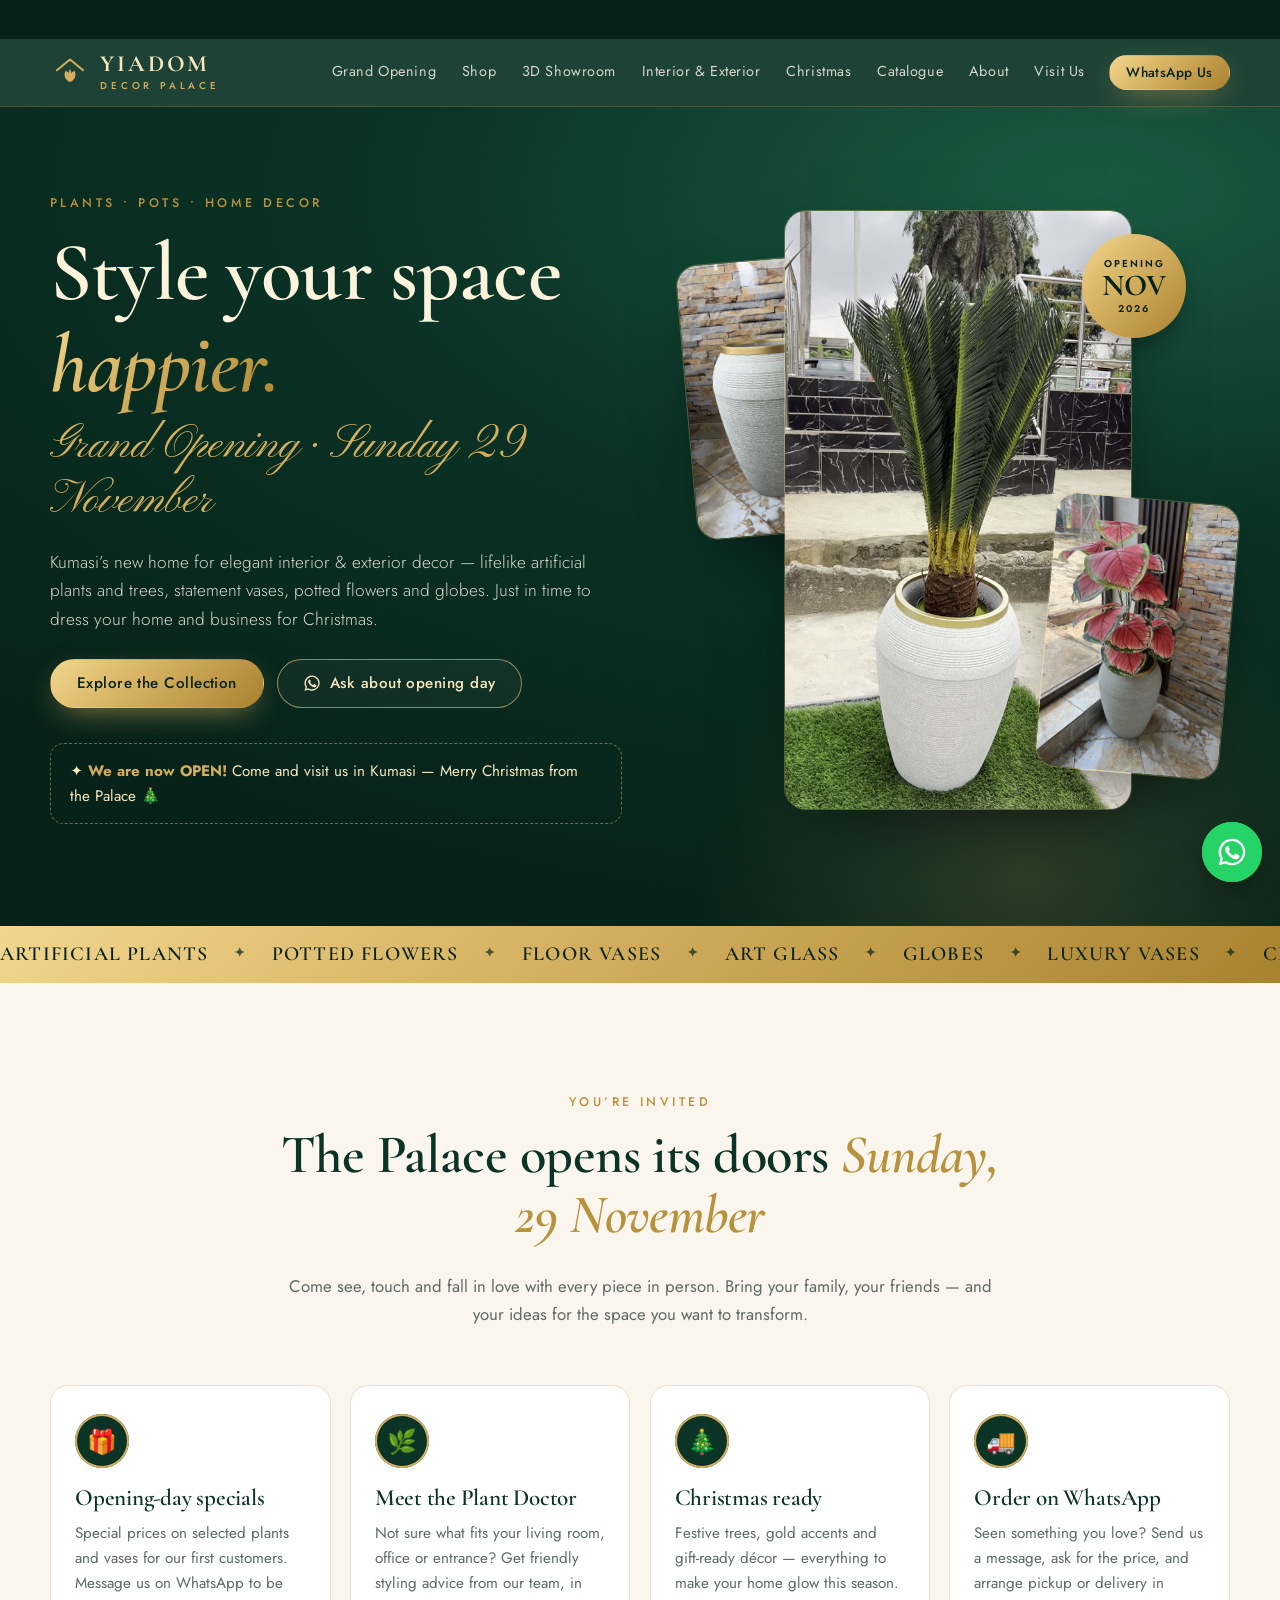
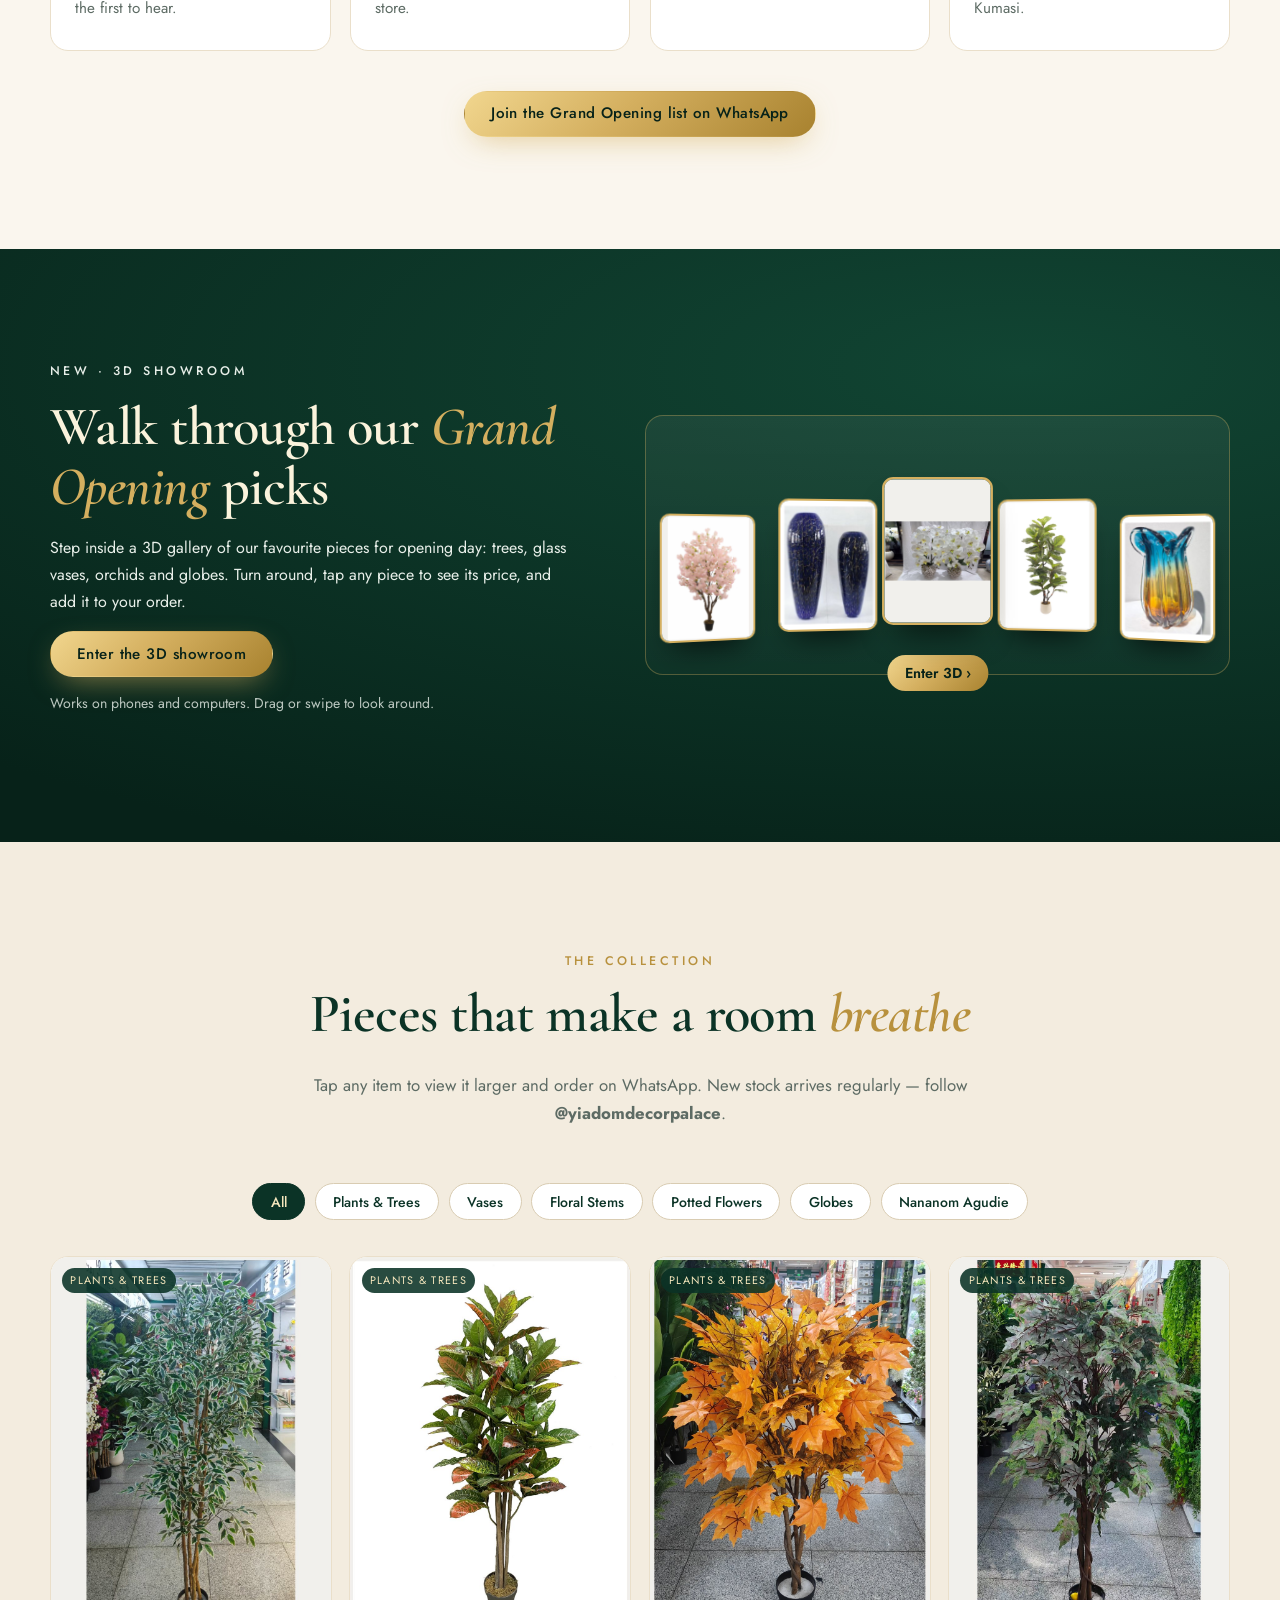
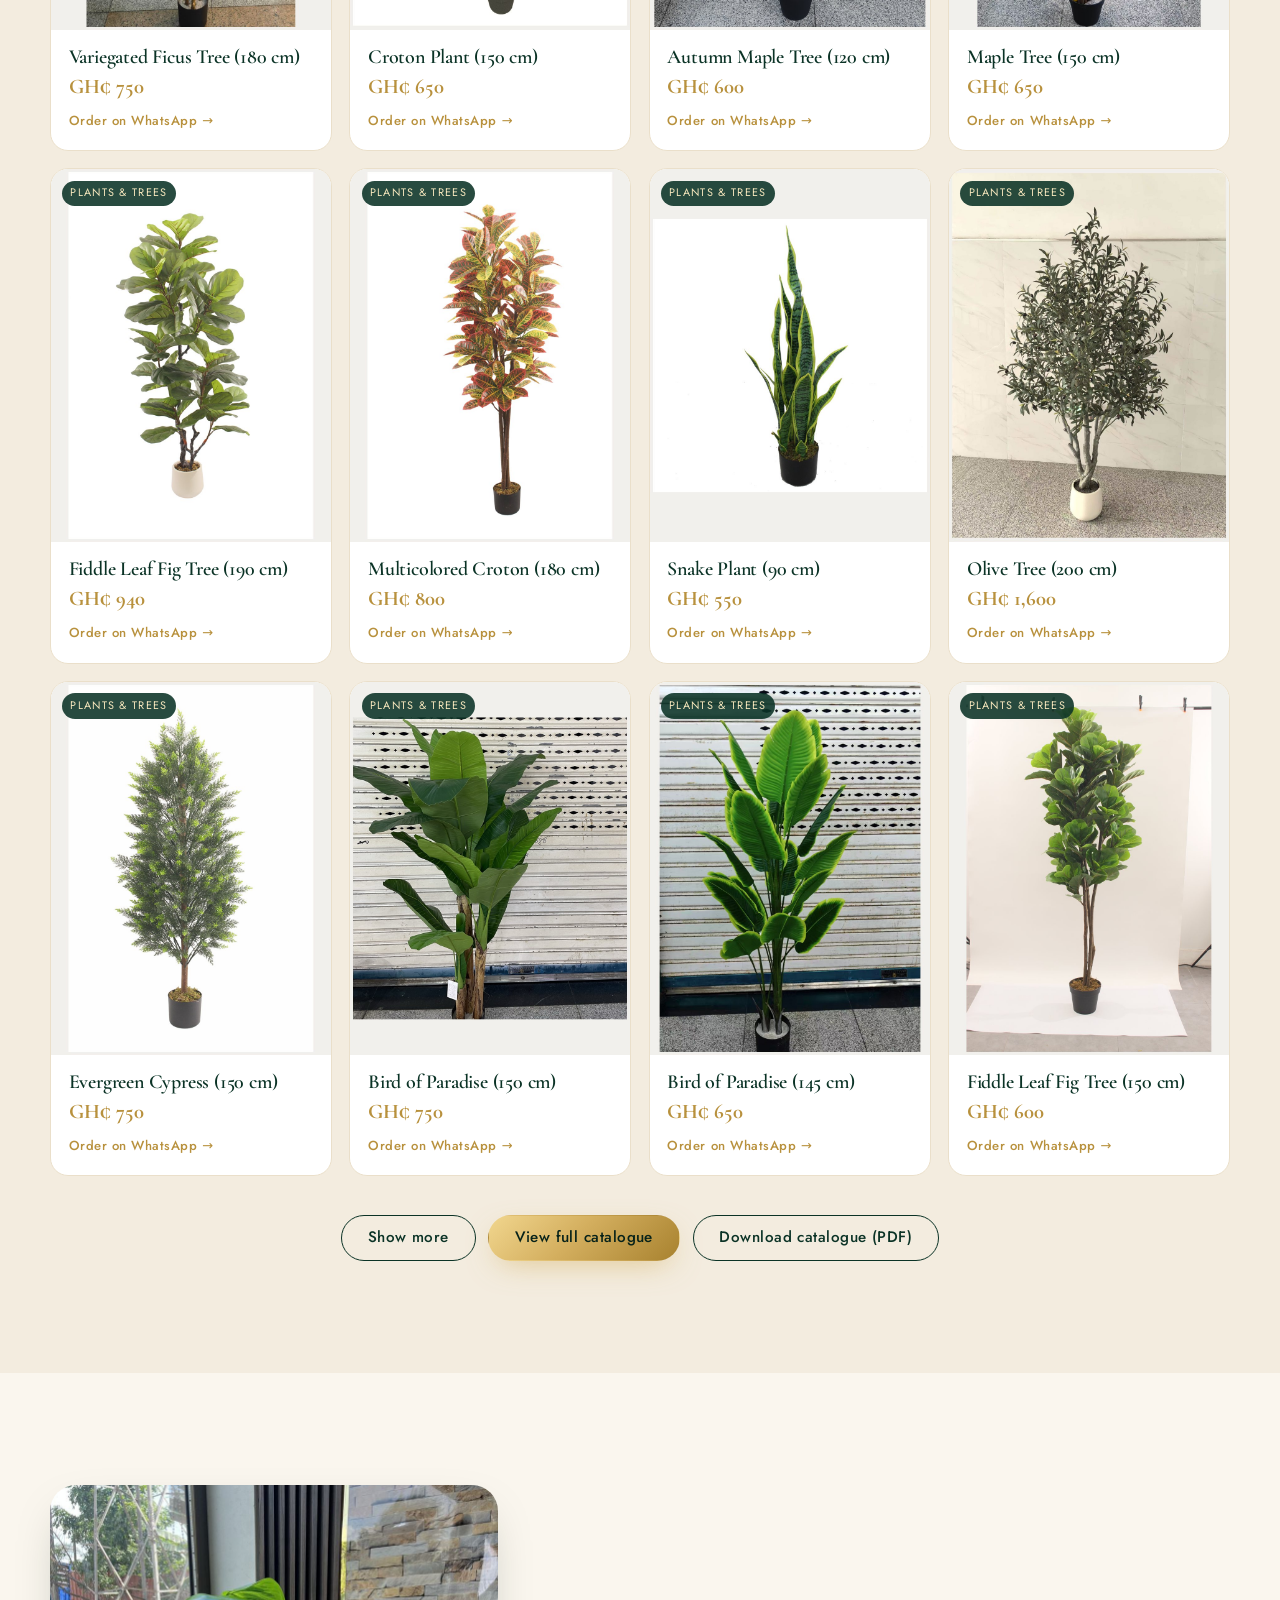
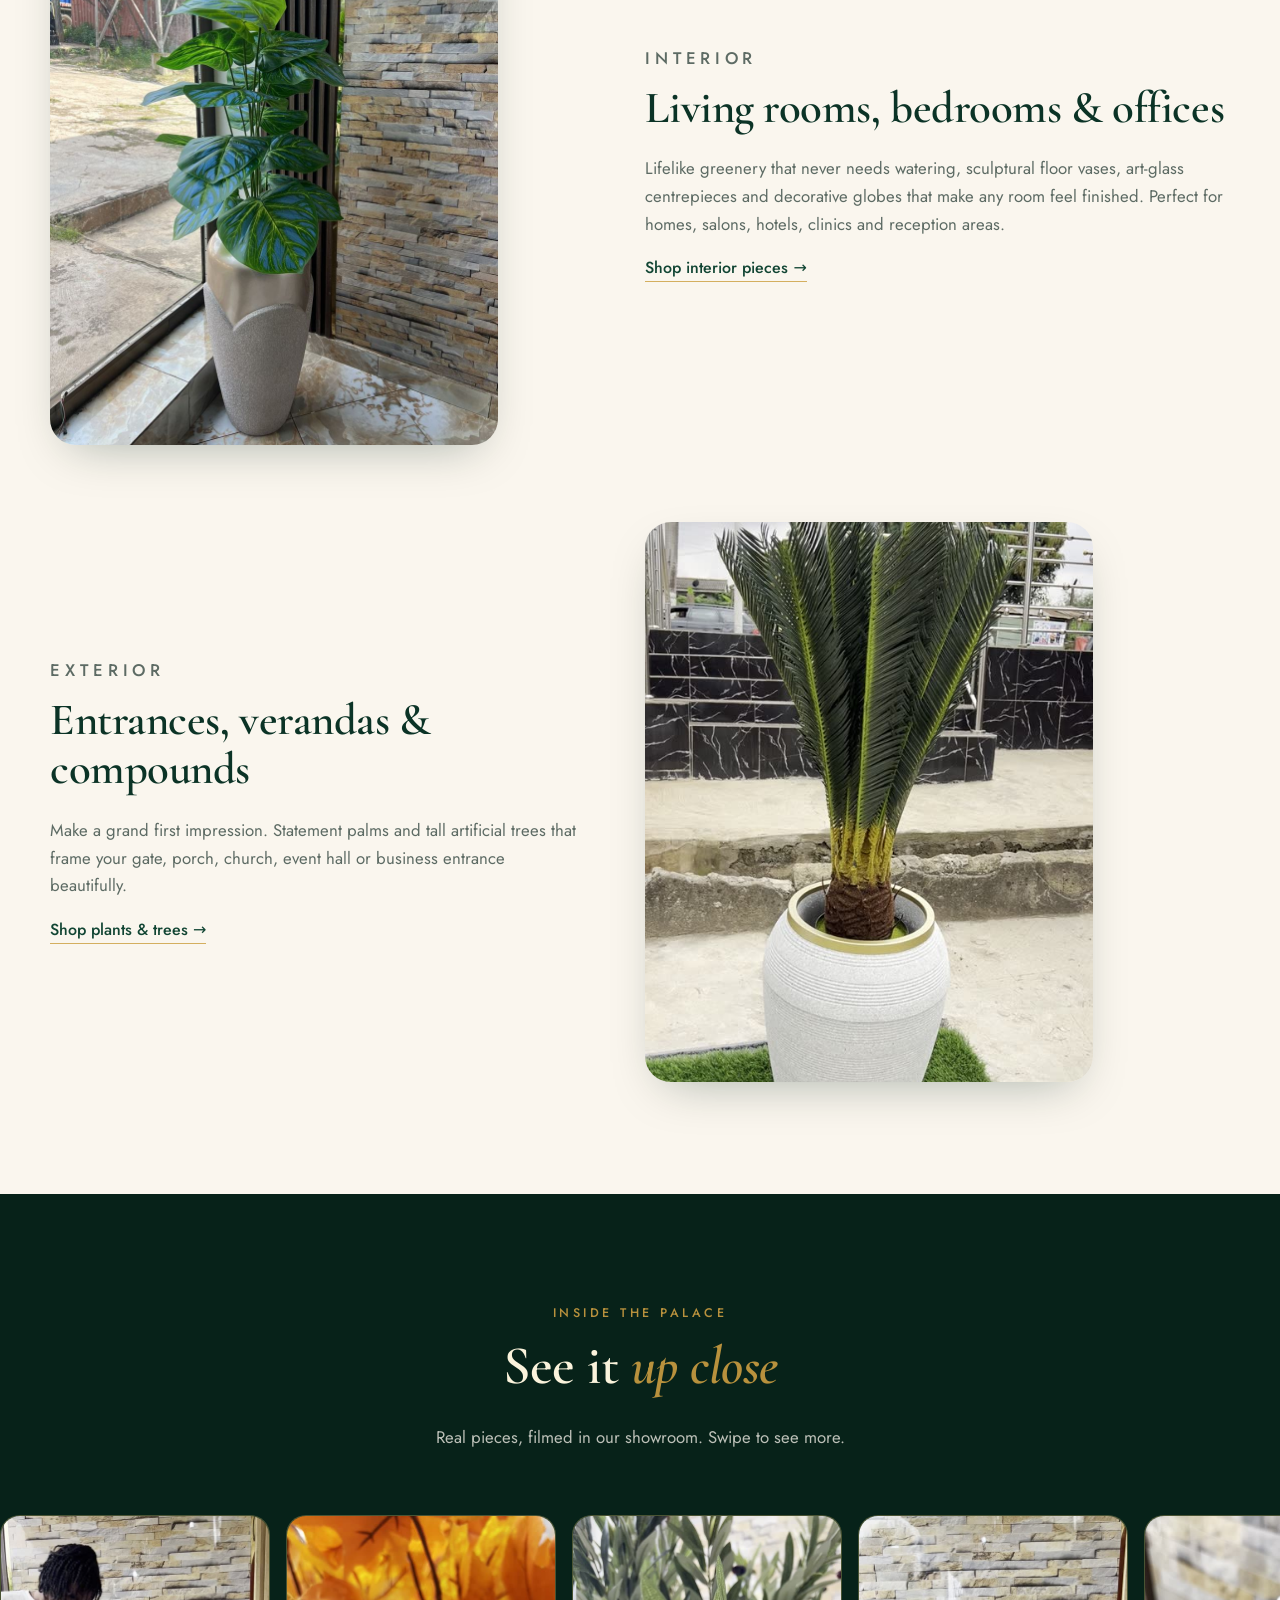
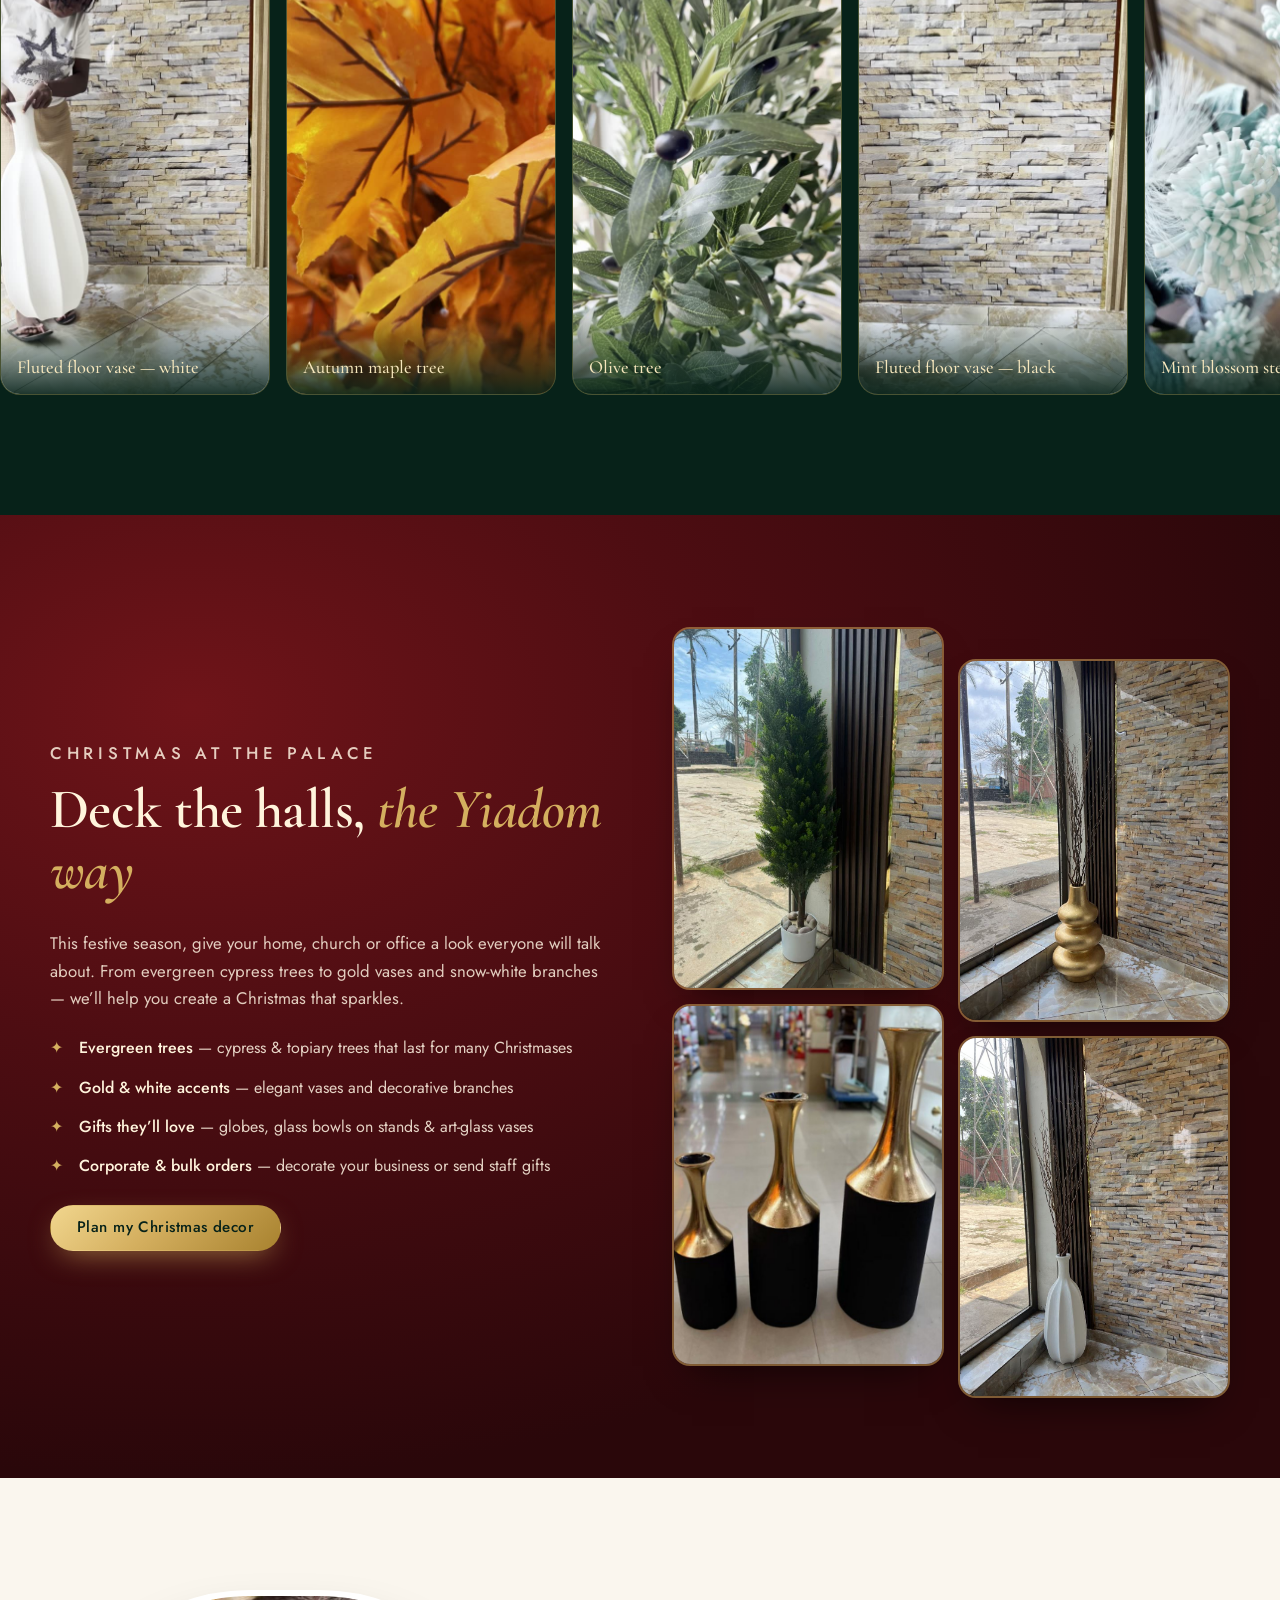
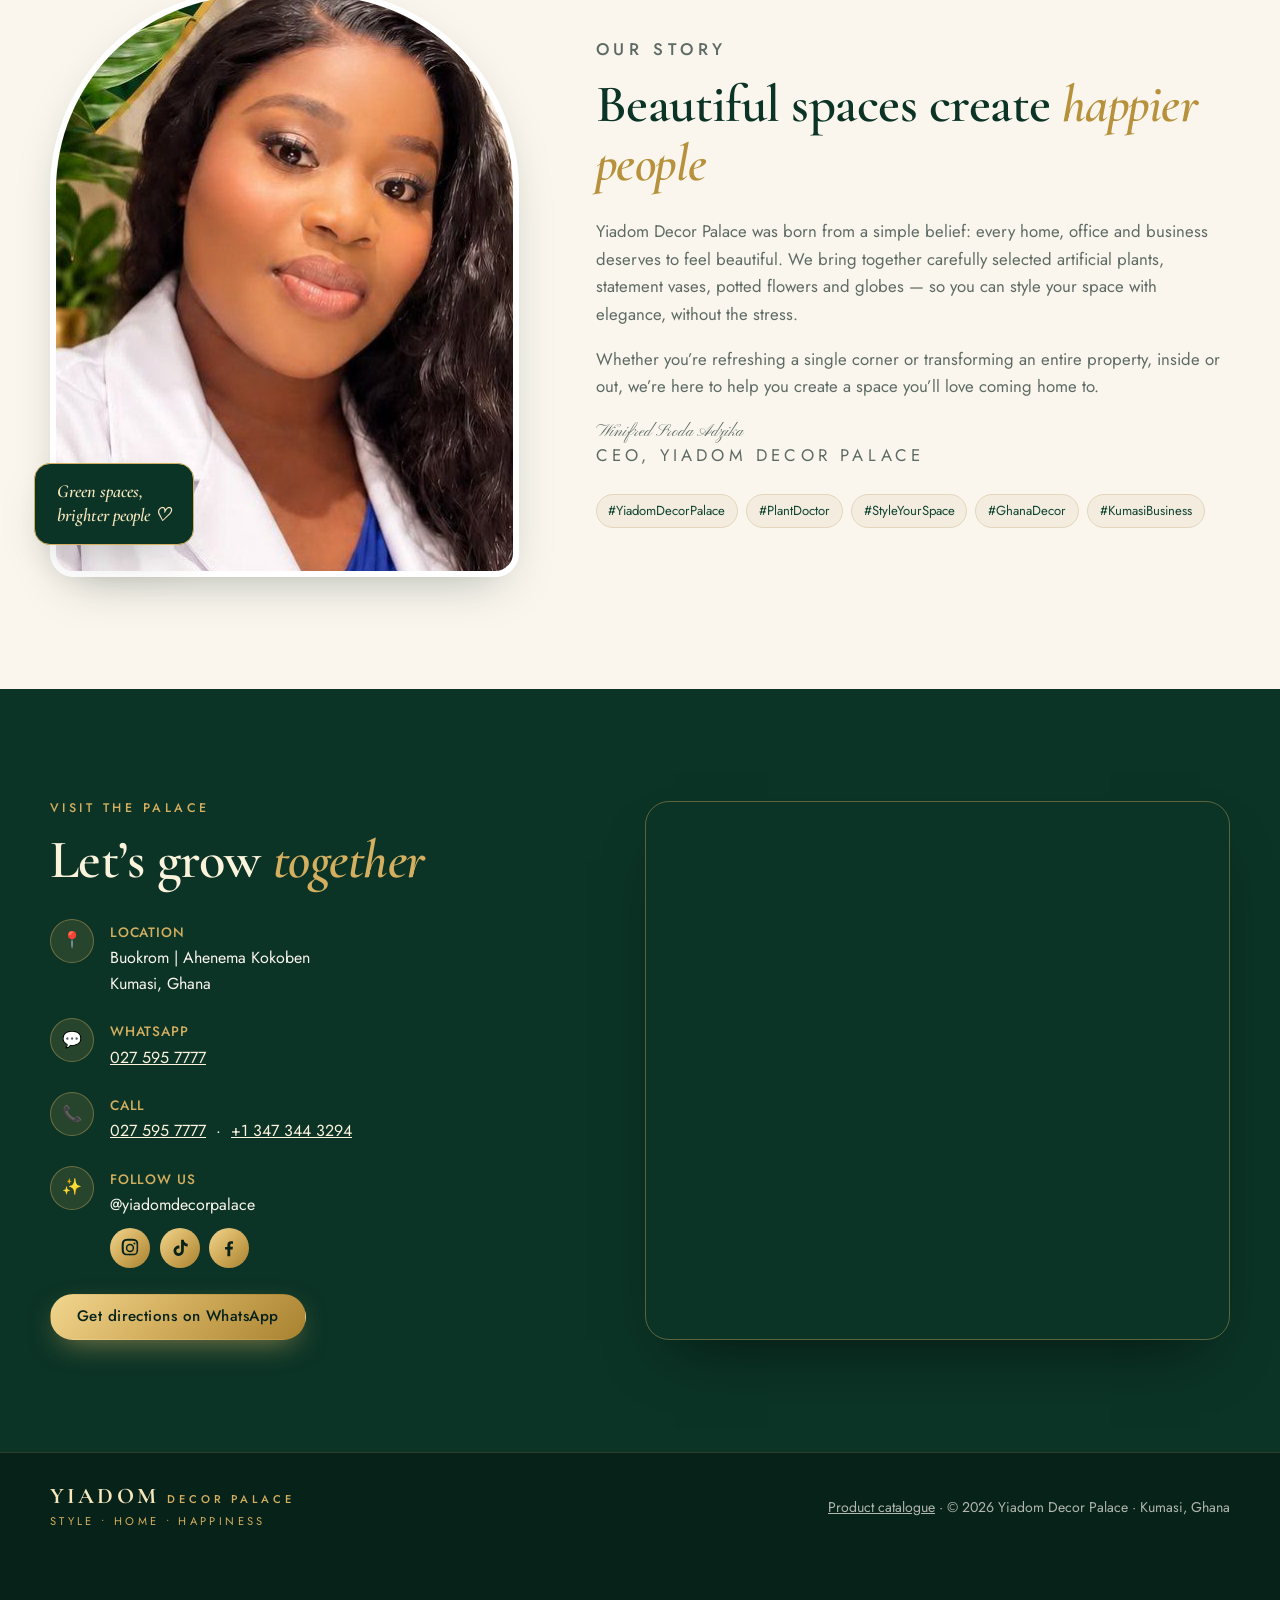
<file: index.html>
<!doctype html>
<html lang="en">
<head>
  <meta charset="utf-8">
  <meta name="viewport" content="width=device-width, initial-scale=1">
  <title>Yiadom Decor Palace | Plants, Pots & Home Decor in Kumasi, Ghana</title>
  <meta name="description" content="Yiadom Decor Palace — interior & exterior decor in Kumasi, Ghana. Artificial plants & trees, vases, potted flowers and globes. Grand Opening this November. Christmas decor now in store.">
  <meta name="theme-color" content="#0b3326">
  <meta property="og:title" content="Yiadom Decor Palace — Grand Opening this November">
  <meta property="og:description" content="Plants • Pots • Home Decor in Kumasi, Ghana. Style your space happier — and get ready for Christmas.">
  <link rel="canonical" href="https://yiadomdecorpalace.com/">
  <meta property="og:url" content="https://yiadomdecorpalace.com/">
  <meta property="og:image" content="https://yiadomdecorpalace.com/images/img_1810.jpg">
  <meta property="og:type" content="website">
  <link rel="icon" href="data:image/svg+xml,%3Csvg xmlns='http://www.w3.org/2000/svg' viewBox='0 0 64 64'%3E%3Crect width='64' height='64' rx='14' fill='%230b3326'/%3E%3Cpath d='M12 30 32 13l20 17' fill='none' stroke='%23d4af5f' stroke-width='4'/%3E%3Cpath d='M32 46c-7-3-9-10-6-16 5 2 7 9 6 16Zm0 0c7-3 9-10 6-16-5 2-7 9-6 16Zm0 0c-3-6-2-13 0-17 2 4 3 11 0 17Z' fill='%23d4af5f'/%3E%3C/svg%3E">
  <link rel="preconnect" href="https://fonts.googleapis.com">
  <link rel="preconnect" href="https://fonts.gstatic.com" crossorigin>
  <link href="https://fonts.googleapis.com/css2?family=Cormorant+Garamond:ital,wght@0,500;0,600;0,700;1,500&family=Jost:wght@300;400;500;600&family=Pinyon+Script&display=swap" rel="stylesheet">
  <link rel="stylesheet" href="styles.css">
</head>
<body>

  <!-- Announcement bar -->
  <div class="announce">
    <div class="announce__track">
      <span>✦ Grand Opening — Sunday 29 November, 12 PM · Kumasi</span>
      <span>✦ Christmas decor &amp; gift sets now in store</span>
      <span>✦ Order on WhatsApp: 027 595 7777</span>
      <span>✦ Grand Opening — Sunday 29 November, 12 PM · Kumasi</span>
      <span>✦ Christmas decor &amp; gift sets now in store</span>
      <span>✦ Order on WhatsApp: 027 595 7777</span>
    </div>
  </div>

  <!-- Header -->
  <header class="nav" id="nav">
    <a href="#home" class="brand" aria-label="Yiadom Decor Palace home">
      <svg class="brand__mark" viewBox="0 0 64 64" aria-hidden="true">
        <path d="M10 30 32 12l22 18" fill="none" stroke="currentColor" stroke-width="3.2" stroke-linejoin="round"/>
        <path class="leaf" d="M32 48c-8-3-11-11-7-18 6 2 8 10 7 18Z"/>
        <path class="leaf" d="M32 48c8-3 11-11 7-18-6 2-8 10-7 18Z"/>
        <path class="leaf" d="M32 47c-4-7-3-15 0-20 3 5 4 13 0 20Z"/>
      </svg>
      <span class="brand__text">
        <strong>YIADOM</strong>
        <small>DECOR PALACE</small>
      </span>
    </a>
    <nav class="nav__links" id="navLinks" aria-label="Main">
      <a href="#opening">Grand Opening</a>
      <a href="#shop">Shop</a>
      <a href="#showroom">3D Showroom</a>
      <a href="#spaces">Interior &amp; Exterior</a>
      <a href="#christmas">Christmas</a>
      <a href="catalogue.html">Catalogue</a>
      <a href="#about">About</a>
      <a href="#visit">Visit Us</a>
    </nav>
    <a class="btn btn--gold btn--sm nav__cta" href="https://wa.me/233275957777?text=Hello%20Yiadom%20Decor%20Palace!%20I%27d%20like%20to%20know%20more%20about%20your%20decor." target="_blank" rel="noopener">WhatsApp Us</a>
    <button class="nav__toggle" id="navToggle" aria-label="Open menu" aria-expanded="false"><span></span><span></span><span></span></button>
  </header>

  <main>
    <!-- HERO -->
    <section class="hero" id="home">
      <div class="hero__glow" aria-hidden="true"></div>
      <div class="hero__inner">
        <div class="hero__copy reveal">
          <p class="eyebrow">Plants • Pots • Home Decor</p>
          <h1>Style your space <em>happier.</em></h1>
          <p class="script">Grand Opening · Sunday 29 November</p>
          <p class="lead">Kumasi’s new home for elegant interior &amp; exterior decor — lifelike artificial plants and trees, statement vases, potted flowers and globes. Just in time to dress your home and business for Christmas.</p>
          <div class="hero__actions">
            <a class="btn btn--gold" href="#shop">Explore the Collection</a>
            <a class="btn btn--ghost" href="https://wa.me/233275957777?text=Hello!%20Please%20tell%20me%20about%20the%20Grand%20Opening." target="_blank" rel="noopener">
              <svg viewBox="0 0 24 24" aria-hidden="true"><path fill="currentColor" d="M12 2a10 10 0 0 0-8.6 15.1L2 22l5-1.3A10 10 0 1 0 12 2Zm0 18.2a8.2 8.2 0 0 1-4.2-1.2l-.3-.2-3 .8.8-2.9-.2-.3A8.2 8.2 0 1 1 12 20.2Zm4.5-6.1c-.2-.1-1.5-.7-1.7-.8s-.4-.1-.6.1-.7.8-.8 1-.3.2-.5.1a6.7 6.7 0 0 1-3.3-2.9c-.3-.4.3-.4.7-1.4.1-.2 0-.3 0-.4l-.8-1.8c-.2-.5-.4-.4-.6-.4h-.5a1 1 0 0 0-.7.3 3 3 0 0 0-.9 2.2 5.2 5.2 0 0 0 1.1 2.7 11.8 11.8 0 0 0 4.5 4c1.7.7 2.3.8 3.2.6a2.7 2.7 0 0 0 1.8-1.3 2.2 2.2 0 0 0 .2-1.3c-.1-.1-.3-.2-.5-.3Z"/></svg>
              Ask about opening day
            </a>
          </div>
          <div class="countdown" id="countdown" aria-live="polite"></div>
        </div>

        <div class="hero__media reveal">
          <figure class="hero__card hero__card--main">
            <video src="videos/palm-planter-outdoor.mp4" poster="videos/palm-planter-outdoor.jpg" autoplay muted loop playsinline preload="metadata"></video>
          </figure>
          <figure class="hero__card hero__card--a"><img src="images/img_1810.jpg" alt="Stone-textured urn planter with gold rim"></figure>
          <figure class="hero__card hero__card--b"><img src="images/img_2269.jpg" alt="Pink caladium in a stone vase"></figure>
          <div class="hero__badge"><span>Opening</span><strong>NOV</strong><span>2026</span></div>
        </div>
      </div>
    </section>

    <!-- Marquee -->
    <div class="marquee" aria-hidden="true">
      <div class="marquee__track">
        <span>Artificial Plants</span><i>✦</i><span>Potted Flowers</span><i>✦</i><span>Floor Vases</span><i>✦</i><span>Art Glass</span><i>✦</i><span>Globes</span><i>✦</i><span>Luxury Vases</span><i>✦</i><span>Christmas Trees</span><i>✦</i>
        <span>Artificial Plants</span><i>✦</i><span>Potted Flowers</span><i>✦</i><span>Floor Vases</span><i>✦</i><span>Art Glass</span><i>✦</i><span>Globes</span><i>✦</i><span>Luxury Vases</span><i>✦</i><span>Christmas Trees</span><i>✦</i>
      </div>
    </div>

    <!-- GRAND OPENING -->
    <section class="section opening" id="opening">
      <div class="container">
        <div class="section__head reveal">
          <p class="eyebrow">You’re invited</p>
          <h2>The Palace opens its doors <em>Sunday, 29 November</em></h2>
          <p class="section__sub">Come see, touch and fall in love with every piece in person. Bring your family, your friends — and your ideas for the space you want to transform.</p>
        </div>
        <div class="perks">
          <article class="perk reveal">
            <div class="perk__icon">🎁</div>
            <h3>Opening-day specials</h3>
            <p>Special prices on selected plants and vases for our first customers. Message us on WhatsApp to be the first to hear.</p>
          </article>
          <article class="perk reveal">
            <div class="perk__icon">🌿</div>
            <h3>Meet the Plant Doctor</h3>
            <p>Not sure what fits your living room, office or entrance? Get friendly styling advice from our team, in store.</p>
          </article>
          <article class="perk reveal">
            <div class="perk__icon">🎄</div>
            <h3>Christmas ready</h3>
            <p>Festive trees, gold accents and gift-ready décor — everything to make your home glow this season.</p>
          </article>
          <article class="perk reveal">
            <div class="perk__icon">🚚</div>
            <h3>Order on WhatsApp</h3>
            <p>Seen something you love? Send us a message, ask for the price, and arrange pickup or delivery in Kumasi.</p>
          </article>
        </div>
        <div class="opening__cta reveal">
          <a class="btn btn--gold" href="https://wa.me/233275957777?text=Hello!%20Please%20add%20me%20to%20your%20Grand%20Opening%20list." target="_blank" rel="noopener">Join the Grand Opening list on WhatsApp</a>
        </div>
      </div>
    </section>

    <!-- SHOP -->
    <!-- 3D SHOWROOM (showroom.js) -->
    <section class="section showroom" id="showroom">
      <div class="container showroom__wrap">
        <div class="showroom__text reveal">
          <p class="eyebrow eyebrow--gold">New · 3D Showroom</p>
          <h2>Walk through our <em>Grand Opening</em> picks</h2>
          <p>Step inside a 3D gallery of our favourite pieces for opening day: trees, glass vases, orchids and globes. Turn around, tap any piece to see its price, and add it to your order.</p>
          <a href="#showroom" class="btn btn--gold" data-showroom>Enter the 3D showroom</a>
          <p class="showroom__note">Works on phones and computers. Drag or swipe to look around.</p>
        </div>
        <a href="#showroom" class="showroom__preview reveal" id="showroomPreview" data-showroom aria-label="Enter the 3D showroom"></a>
      </div>
    </section>
    <section class="section shop" id="shop">
      <div class="container">
        <div class="section__head reveal">
          <p class="eyebrow">The Collection</p>
          <h2>Pieces that make a room <em>breathe</em></h2>
          <p class="section__sub">Tap any item to view it larger and order on WhatsApp. New stock arrives regularly — follow <strong>@yiadomdecorpalace</strong>.</p>
        </div>
        <div class="filters reveal" role="tablist" id="filters">
          <button class="chip is-active" data-filter="all" role="tab" aria-selected="true">All</button>
          <button class="chip" data-filter="plants" role="tab" aria-selected="false">Plants &amp; Trees</button>
          <button class="chip" data-filter="vases" role="tab" aria-selected="false">Vases</button>
          <button class="chip" data-filter="floral" role="tab" aria-selected="false">Floral Stems</button>
          <button class="chip" data-filter="potted" role="tab" aria-selected="false">Potted Flowers</button>
          <button class="chip" data-filter="globes" role="tab" aria-selected="false">Globes</button>
          <button class="chip" data-filter="nananom" role="tab" aria-selected="false">Nananom Agudie</button>
          <button class="chip" data-filter="christmas" role="tab" aria-selected="false">🎄 Christmas Picks</button>
        </div>
        <div class="grid" id="productGrid"></div>
        <div class="shop__more">
          <button class="btn btn--outline" id="showMore">Show more</button>
          <a class="btn btn--gold" href="catalogue.html">View full catalogue</a>
          <a class="btn btn--outline" href="Yiadom-Decor-Palace-Catalogue.pdf" download>Download catalogue (PDF)</a>
        </div>
      </div>
    </section>

    <!-- INTERIOR & EXTERIOR -->
    <section class="section spaces" id="spaces">
      <div class="container spaces__grid">
        <article class="space reveal">
          <div class="space__img"><img src="images/img_2029.jpg" alt="Leafy plant in champagne floor vase by a window" loading="lazy"></div>
          <div class="space__body">
            <p class="eyebrow">Interior</p>
            <h3>Living rooms, bedrooms &amp; offices</h3>
            <p>Lifelike greenery that never needs watering, sculptural floor vases, art-glass centrepieces and decorative globes that make any room feel finished. Perfect for homes, salons, hotels, clinics and reception areas.</p>
            <a href="#shop" class="link" data-jump="vases">Shop interior pieces →</a>
          </div>
        </article>
        <article class="space space--alt reveal">
          <div class="space__img"><img src="videos/palm-planter-outdoor.jpg" alt="Palm in white urn planter at an outdoor entrance" loading="lazy"></div>
          <div class="space__body">
            <p class="eyebrow">Exterior</p>
            <h3>Entrances, verandas &amp; compounds</h3>
            <p>Make a grand first impression. Statement palms and tall artificial trees that frame your gate, porch, church, event hall or business entrance beautifully.</p>
            <a href="#shop" class="link" data-jump="plants">Shop plants &amp; trees →</a>
          </div>
        </article>
      </div>
    </section>

    <!-- VIDEOS -->
    <section class="section reels" id="videos">
      <div class="container">
        <div class="section__head section__head--light reveal">
          <p class="eyebrow">Inside the Palace</p>
          <h2>See it <em>up close</em></h2>
          <p class="section__sub">Real pieces, filmed in our showroom. Swipe to see more.</p>
        </div>
      </div>
      <div class="reels__track" id="reels">
        <figure class="reel"><video data-src="videos/white-floor-vase.mp4" poster="videos/white-floor-vase.jpg" muted loop playsinline preload="none"></video><figcaption>Fluted floor vase — white</figcaption></figure>
        <figure class="reel"><video data-src="videos/autumn-maple.mp4" poster="videos/autumn-maple.jpg" muted loop playsinline preload="none"></video><figcaption>Autumn maple tree</figcaption></figure>
        <figure class="reel"><video data-src="videos/olive-tree.mp4" poster="videos/olive-tree.jpg" muted loop playsinline preload="none"></video><figcaption>Olive tree</figcaption></figure>
        <figure class="reel"><video data-src="videos/black-floor-vase.mp4" poster="videos/black-floor-vase.jpg" muted loop playsinline preload="none"></video><figcaption>Fluted floor vase — black</figcaption></figure>
        <figure class="reel"><video data-src="videos/mint-blooms.mp4" poster="videos/mint-blooms.jpg" muted loop playsinline preload="none"></video><figcaption>Mint blossom stems</figcaption></figure>
        <figure class="reel"><video data-src="videos/golden-branches.mp4" poster="videos/golden-branches.jpg" muted loop playsinline preload="none"></video><figcaption>Golden decorative branches</figcaption></figure>
      </div>
    </section>

    <!-- CHRISTMAS -->
    <section class="section xmas" id="christmas">
      <canvas class="xmas__snow" id="snow" aria-hidden="true"></canvas>
      <div class="container xmas__grid">
        <div class="xmas__copy reveal">
          <p class="eyebrow eyebrow--gold">Christmas at the Palace</p>
          <h2>Deck the halls, <em>the Yiadom way</em></h2>
          <p>This festive season, give your home, church or office a look everyone will talk about. From evergreen cypress trees to gold vases and snow-white branches — we’ll help you create a Christmas that sparkles.</p>
          <ul class="xmas__list">
            <li><strong>Evergreen trees</strong> — cypress &amp; topiary trees that last for many Christmases</li>
            <li><strong>Gold &amp; white accents</strong> — elegant vases and decorative branches</li>
            <li><strong>Gifts they’ll love</strong> — globes, glass bowls on stands &amp; art-glass vases</li>
            <li><strong>Corporate &amp; bulk orders</strong> — decorate your business or send staff gifts</li>
          </ul>
          <div class="hero__actions">
            <a class="btn btn--gold" href="https://wa.me/233275957777?text=Hello!%20I%27d%20like%20help%20with%20Christmas%20decor%20and%20gifts." target="_blank" rel="noopener">Plan my Christmas decor</a>
            <a class="btn btn--ghost" href="#shop" data-jump="christmas">See Christmas picks</a>
          </div>
        </div>
        <div class="xmas__collage reveal">
          <img src="images/photo-2026-10-22-22-24-32-3.jpg" alt="Tall cypress tree in white pot" loading="lazy">
          <img src="images/img_2016.jpg" alt="Gold bubble vase with branches" loading="lazy">
          <img src="images/xmas-black-gold-vases.jpg" alt="Black and gold bottle vases" loading="lazy">
          <img src="images/img_2004.jpg" alt="White fluted floor vase with branches" loading="lazy">
        </div>
      </div>
    </section>

    <!-- ABOUT -->
    <section class="section about" id="about">
      <div class="container about__grid">
        <div class="about__img reveal">
          <img src="images/founder.jpg" alt="Winifred Sroda Adzika, CEO of Yiadom Decor Palace" loading="lazy">
          <p class="about__tag">Green spaces,<br>brighter people ♡</p>
        </div>
        <div class="about__copy reveal">
          <p class="eyebrow">Our Story</p>
          <h2>Beautiful spaces create <em>happier people</em></h2>
          <p>Yiadom Decor Palace was born from a simple belief: every home, office and business deserves to feel beautiful. We bring together carefully selected artificial plants, statement vases, potted flowers and globes — so you can style your space with elegance, without the stress.</p>
          <p>Whether you’re refreshing a single corner or transforming an entire property, inside or out, we’re here to help you create a space you’ll love coming home to.</p>
          <p class="signature">Winifred Sroda Adzika</p>
          <p class="signature__role">CEO, Yiadom Decor Palace</p>
          <div class="tags">
            <span>#YiadomDecorPalace</span><span>#PlantDoctor</span><span>#StyleYourSpace</span><span>#GhanaDecor</span><span>#KumasiBusiness</span>
          </div>
        </div>
      </div>
    </section>

    <!-- VISIT -->
    <section class="section visit" id="visit">
      <div class="container visit__grid">
        <div class="visit__info reveal">
          <p class="eyebrow eyebrow--gold">Visit the Palace</p>
          <h2>Let’s grow <em>together</em></h2>
          <ul class="contact">
            <li>
              <span class="contact__icon">📍</span>
              <div><strong>Location</strong><br>Buokrom | Ahenema Kokoben<br>Kumasi, Ghana</div>
            </li>
            <li>
              <span class="contact__icon">💬</span>
              <div><strong>WhatsApp</strong><br><a href="https://wa.me/233275957777" target="_blank" rel="noopener">027 595 7777</a></div>
            </li>
            <li>
              <span class="contact__icon">📞</span>
              <div><strong>Call</strong><br><a href="tel:+233275957777">027 595 7777</a> &nbsp;·&nbsp; <a href="tel:+13473443294">+1 347 344 3294</a></div>
            </li>
            <li>
              <span class="contact__icon">✨</span>
              <div><strong>Follow us</strong><br>@yiadomdecorpalace
                <div class="socials">
                  <a href="https://www.instagram.com/yiadomdecorpalace" target="_blank" rel="noopener" aria-label="Instagram"><svg viewBox="0 0 24 24"><path fill="currentColor" d="M12 7a5 5 0 1 0 0 10 5 5 0 0 0 0-10Zm0 8.2a3.2 3.2 0 1 1 0-6.4 3.2 3.2 0 0 1 0 6.4ZM17.3 5.5a1.2 1.2 0 1 0 0 2.4 1.2 1.2 0 0 0 0-2.4ZM21.9 7c-.1-1.6-.4-3-1.6-4.2S17.6 1.2 16 1.1C14.4 1 9.6 1 8 1.1c-1.6.1-3 .4-4.2 1.6S2.2 5.4 2.1 7C2 8.6 2 13.4 2.1 15c.1 1.6.4 3 1.6 4.2s2.6 1.5 4.2 1.6c1.6.1 6.4.1 8 0 1.6-.1 3-.4 4.2-1.6s1.5-2.6 1.6-4.2c.1-1.6.1-6.4 0-8Zm-2 9.8a3.2 3.2 0 0 1-1.8 1.8c-1.3.5-4.3.4-5.7.4s-4.4.1-5.7-.4a3.2 3.2 0 0 1-1.8-1.8c-.5-1.3-.4-4.3-.4-5.7s-.1-4.4.4-5.7A3.2 3.2 0 0 1 6.3 3.6C7.6 3.1 10.6 3.2 12 3.2s4.4-.1 5.7.4a3.2 3.2 0 0 1 1.8 1.8c.5 1.3.4 4.3.4 5.7s.1 4.4-.4 5.7Z"/></svg></a>
                  <a href="https://www.tiktok.com/@yiadomdecorpalace" target="_blank" rel="noopener" aria-label="TikTok"><svg viewBox="0 0 24 24"><path fill="currentColor" d="M16.6 2h-3.3v13.4a2.9 2.9 0 1 1-2.9-2.9c.3 0 .6 0 .9.1V9.2a6.2 6.2 0 1 0 5.3 6.2V8.6a7.9 7.9 0 0 0 4.6 1.5V6.8A4.6 4.6 0 0 1 16.6 2Z"/></svg></a>
                  <a href="https://www.facebook.com/search/top?q=Yiadom%20Decor%20Palace" target="_blank" rel="noopener" aria-label="Facebook"><svg viewBox="0 0 24 24"><path fill="currentColor" d="M13.5 22v-8.2h2.8l.4-3.2h-3.2V8.5c0-.9.3-1.6 1.6-1.6h1.7V4.1c-.3 0-1.3-.1-2.5-.1-2.5 0-4.2 1.5-4.2 4.3v2.4H7.3v3.2h2.8V22h3.4Z"/></svg></a>
                </div>
              </div>
            </li>
          </ul>
          <div class="hero__actions">
            <a class="btn btn--gold" href="https://wa.me/233275957777?text=Hello!%20Please%20send%20me%20directions%20to%20Yiadom%20Decor%20Palace." target="_blank" rel="noopener">Get directions on WhatsApp</a>
          </div>
        </div>
        <div class="visit__map reveal">
          <iframe title="Map of Ahenema Kokoben, Kumasi" src="https://maps.google.com/maps?q=Ahenema%20Kokoben%2C%20Kumasi%2C%20Ghana&z=14&output=embed" loading="lazy" referrerpolicy="no-referrer-when-downgrade"></iframe>
        </div>
      </div>
    </section>
  </main>

  <footer class="footer">
    <div class="container footer__inner">
      <div>
        <p class="footer__brand">YIADOM <span>DECOR PALACE</span></p>
        <p class="footer__line">Style • Home • Happiness</p>
      </div>
      <p class="footer__copy"><a href="catalogue.html">Product catalogue</a> · © <span id="year"></span> Yiadom Decor Palace · Kumasi, Ghana</p>
    </div>
  </footer>

  <!-- Floating WhatsApp -->
  <a class="wa-float" href="https://wa.me/233275957777?text=Hello%20Yiadom%20Decor%20Palace!" target="_blank" rel="noopener" aria-label="Chat with us on WhatsApp">
    <svg viewBox="0 0 24 24" aria-hidden="true"><path fill="currentColor" d="M12 2a10 10 0 0 0-8.6 15.1L2 22l5-1.3A10 10 0 1 0 12 2Zm0 18.2a8.2 8.2 0 0 1-4.2-1.2l-.3-.2-3 .8.8-2.9-.2-.3A8.2 8.2 0 1 1 12 20.2Zm4.5-6.1c-.2-.1-1.5-.7-1.7-.8s-.4-.1-.6.1-.7.8-.8 1-.3.2-.5.1a6.7 6.7 0 0 1-3.3-2.9c-.3-.4.3-.4.7-1.4.1-.2 0-.3 0-.4l-.8-1.8c-.2-.5-.4-.4-.6-.4h-.5a1 1 0 0 0-.7.3 3 3 0 0 0-.9 2.2 5.2 5.2 0 0 0 1.1 2.7 11.8 11.8 0 0 0 4.5 4c1.7.7 2.3.8 3.2.6a2.7 2.7 0 0 0 1.8-1.3 2.2 2.2 0 0 0 .2-1.3c-.1-.1-.3-.2-.5-.3Z"/></svg>
  </a>

  <!-- Lightbox -->
  <div class="lightbox" id="lightbox" aria-hidden="true" role="dialog" aria-modal="true" aria-labelledby="lbTitle">
    <div class="lightbox__panel">
      <button class="lightbox__close" id="lbClose" aria-label="Close">×</button>
      <div class="lightbox__img"><img id="lbImg" alt=""></div>
      <div class="lightbox__info">
        <p class="eyebrow" id="lbCat"></p>
        <h3 id="lbTitle"></h3>
        <p id="lbDesc"></p>
        <p class="lightbox__price" id="lbPrice"></p>
        <a class="btn btn--gold" id="lbWa" target="_blank" rel="noopener">Order on WhatsApp</a>
        <div class="lightbox__nav">
          <button id="lbPrev" aria-label="Previous item">← Prev</button>
          <button id="lbNext" aria-label="Next item">Next →</button>
        </div>
      </div>
    </div>
  </div>

  <script src="products.js"></script>
  <script src="script.js"></script>
  <script src="order.js"></script>
  <script src="chat.js"></script>
  <script src="showroom.js"></script>
</body>
</html>
</file>
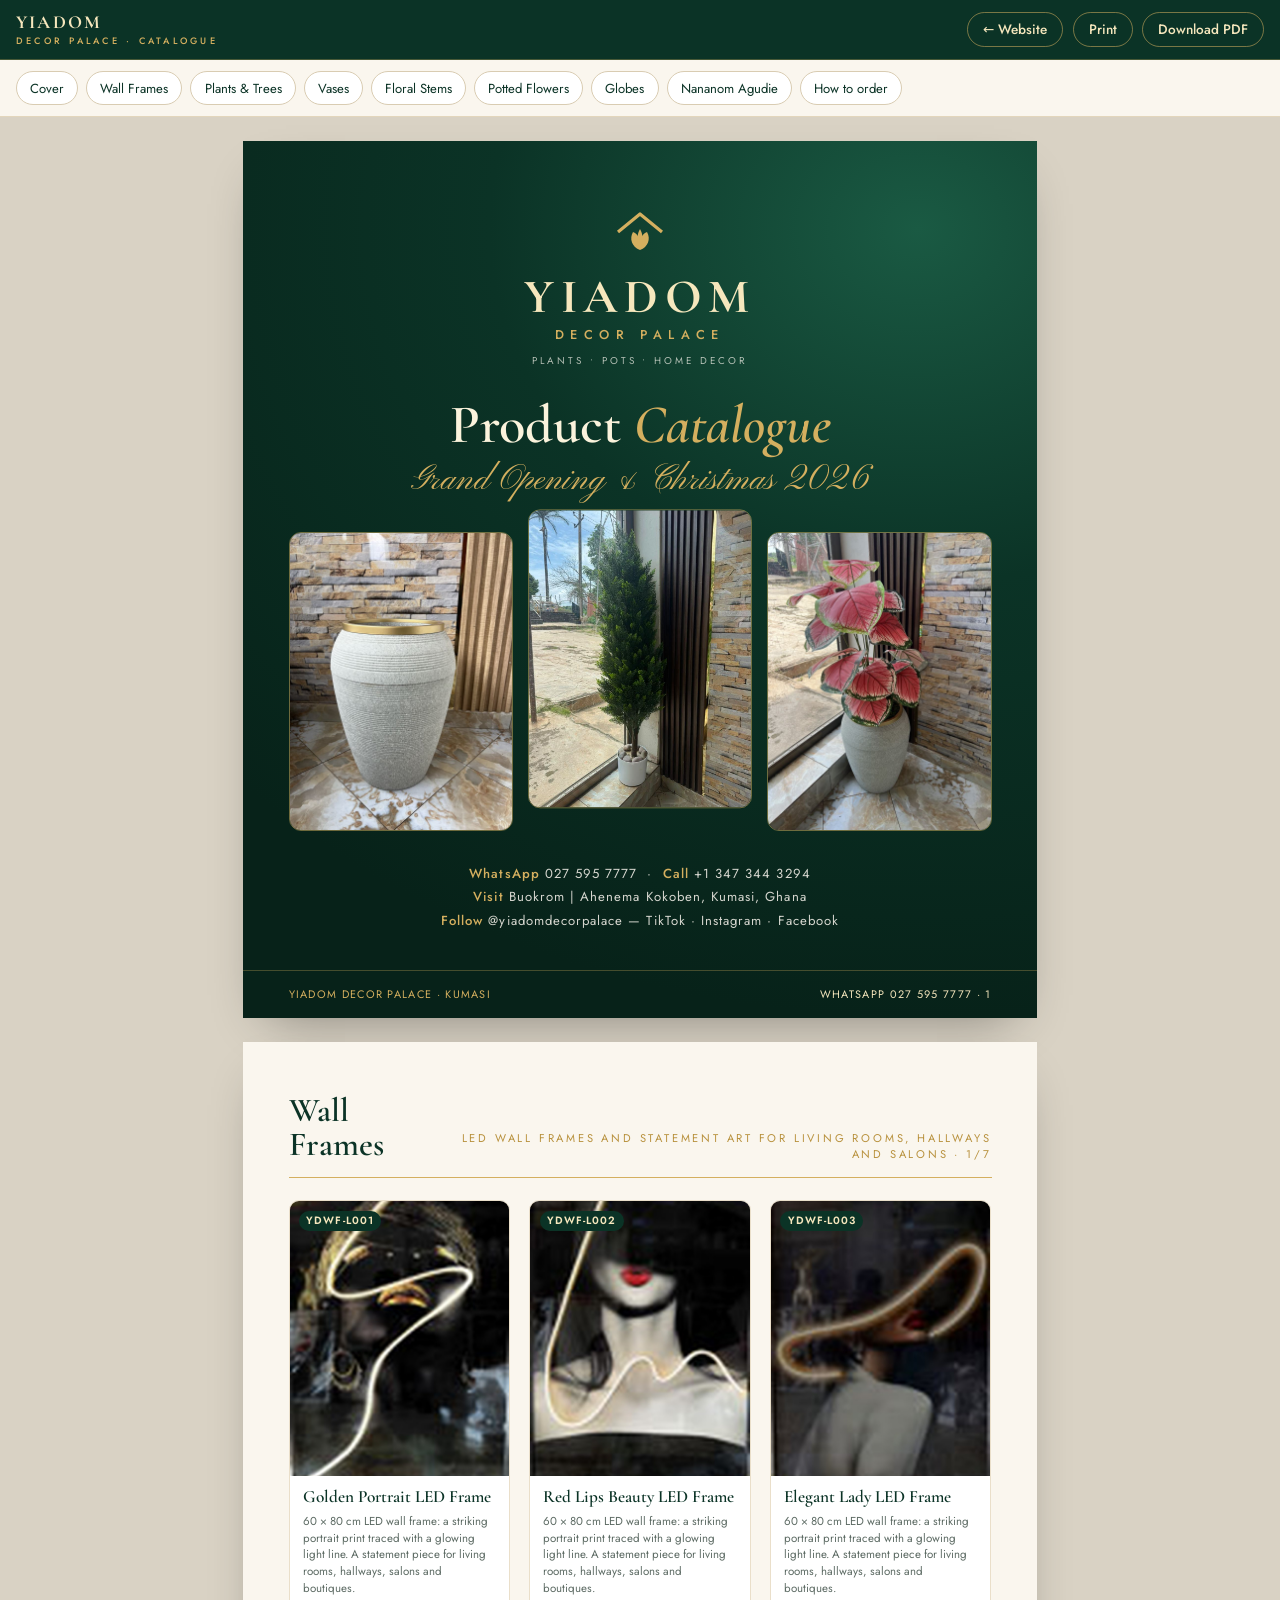
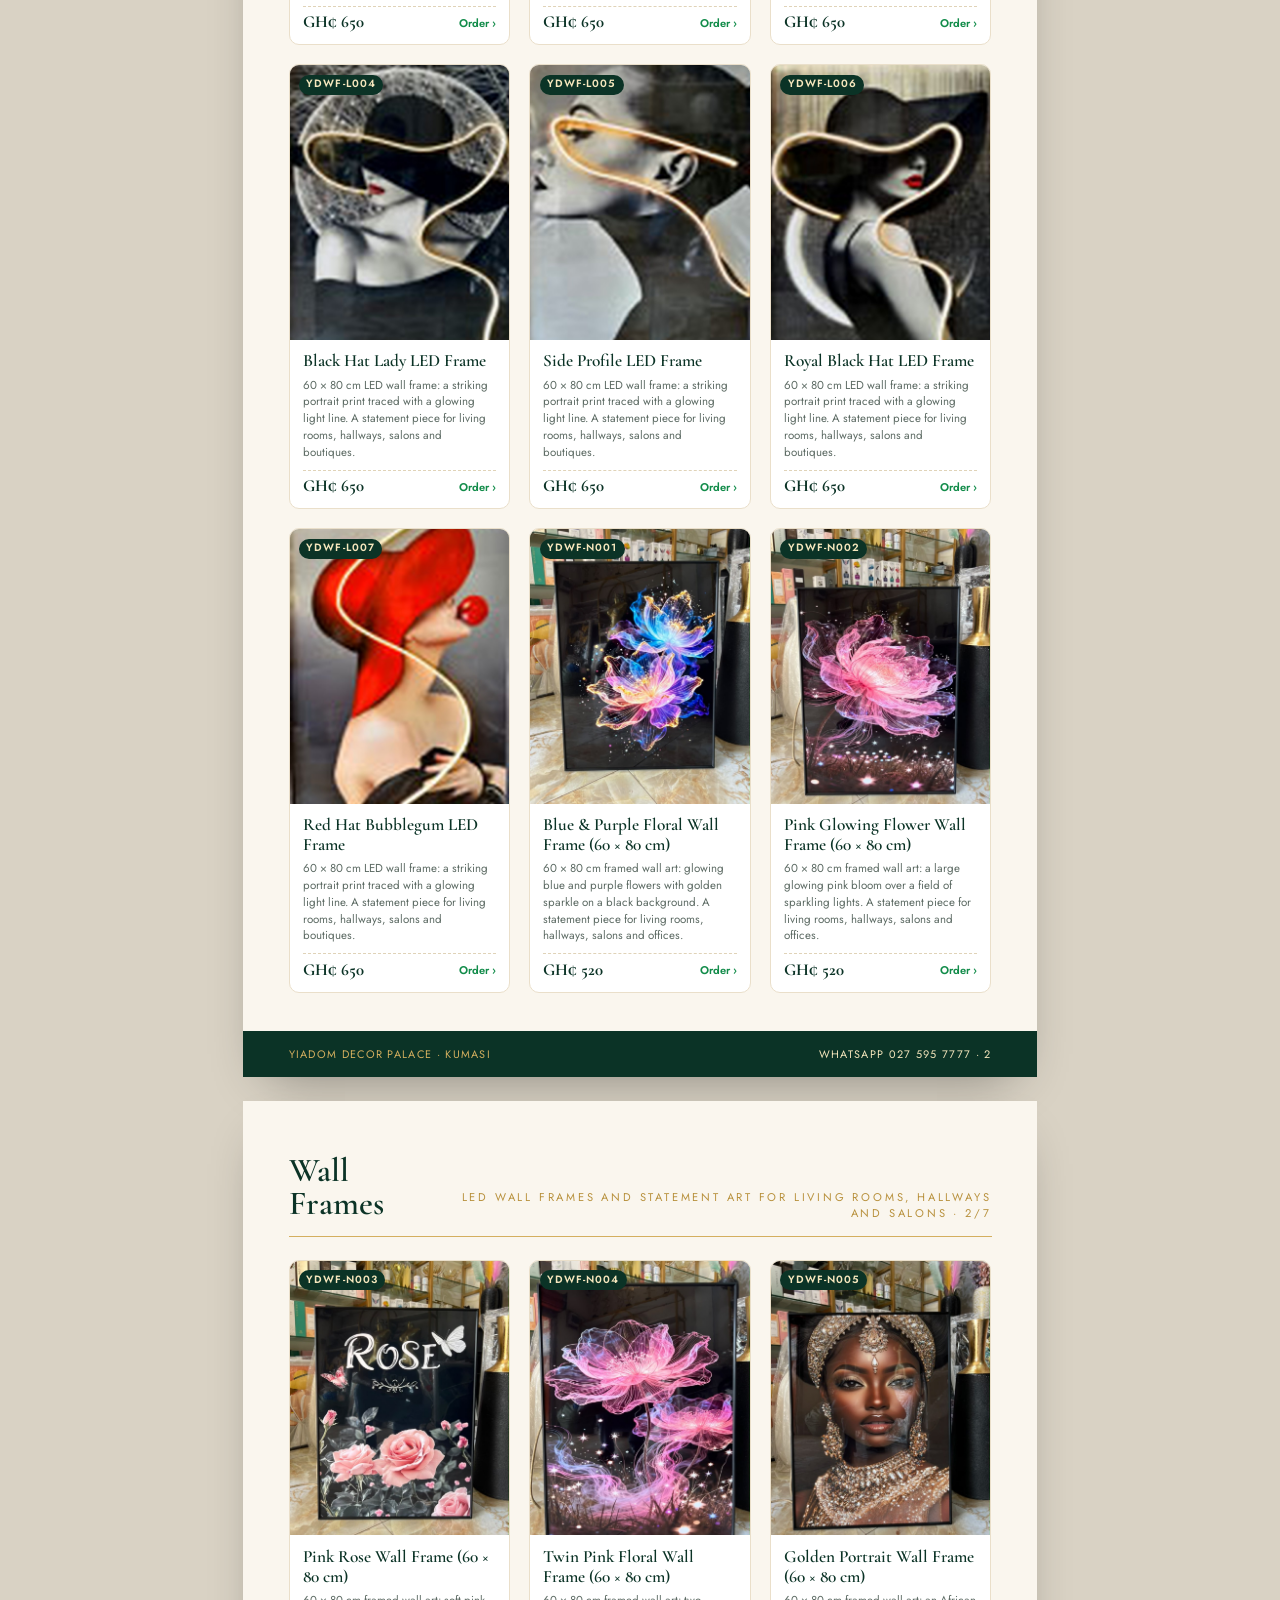
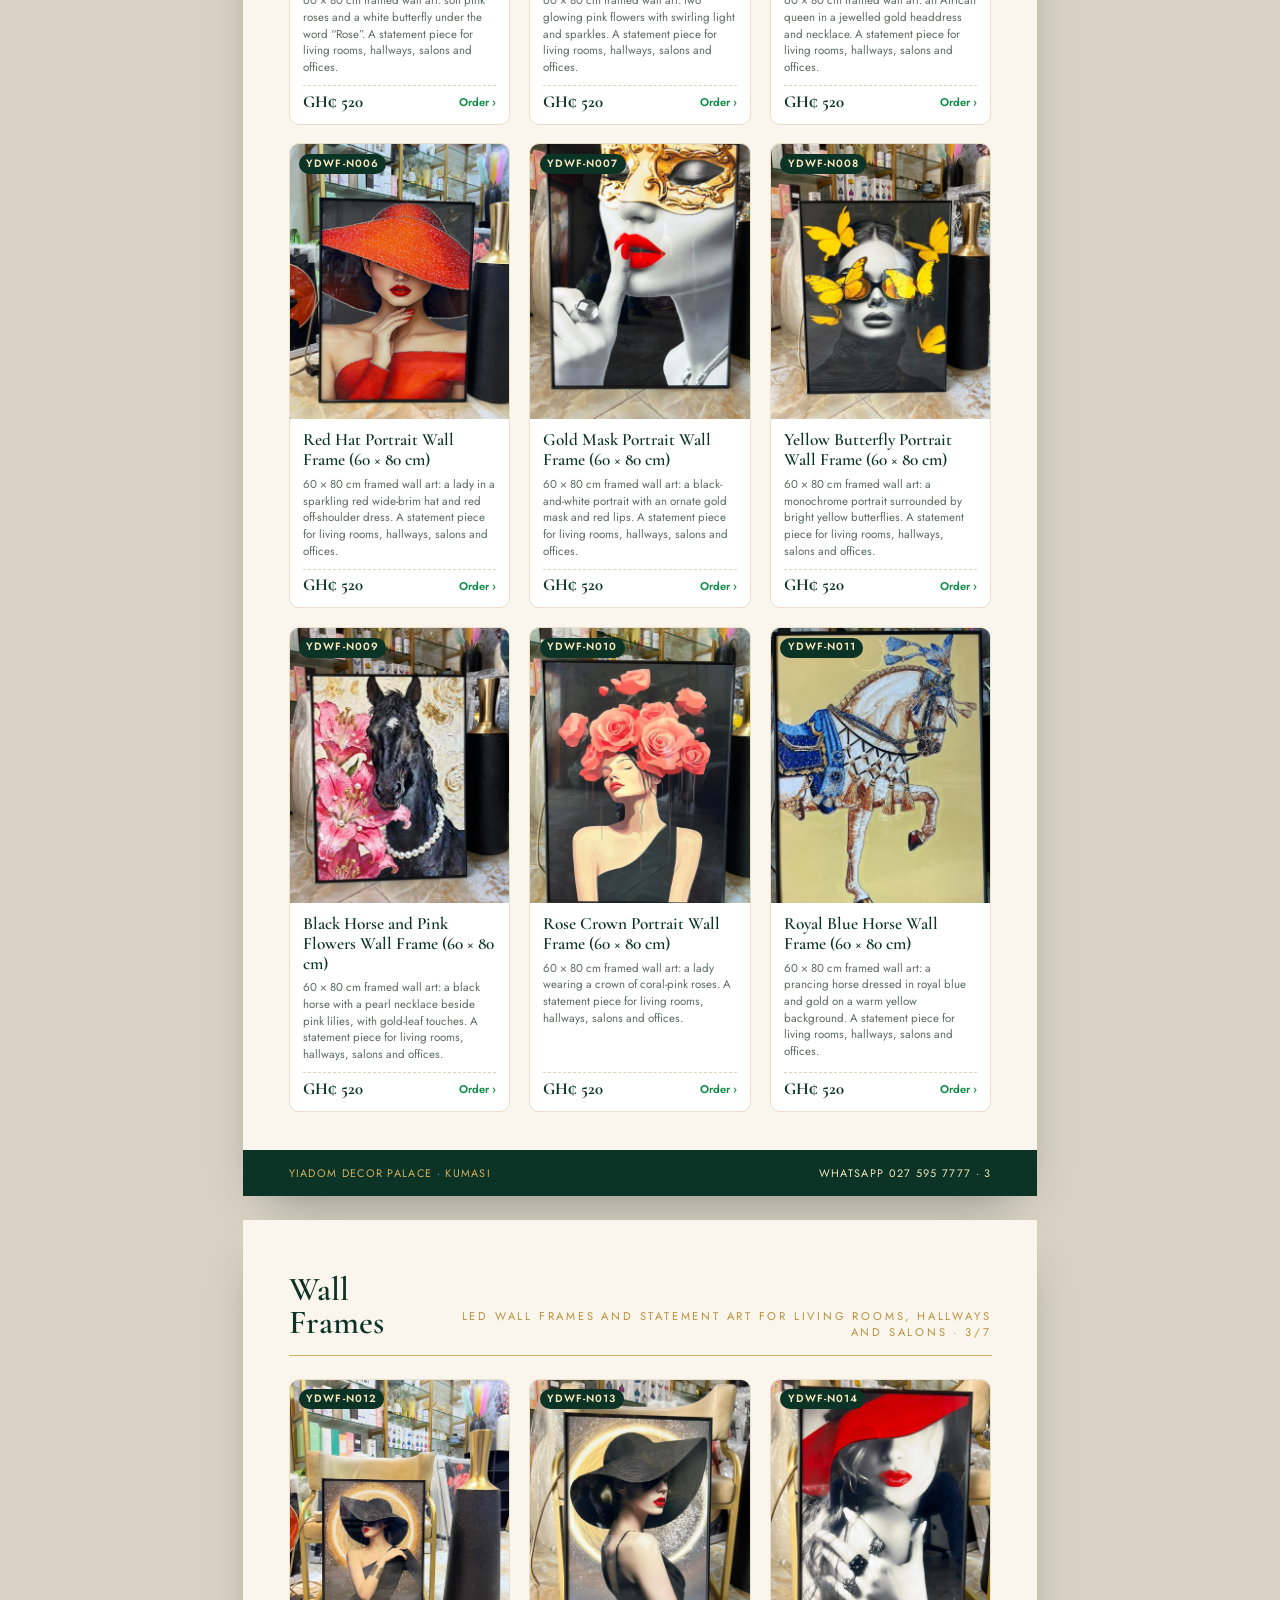
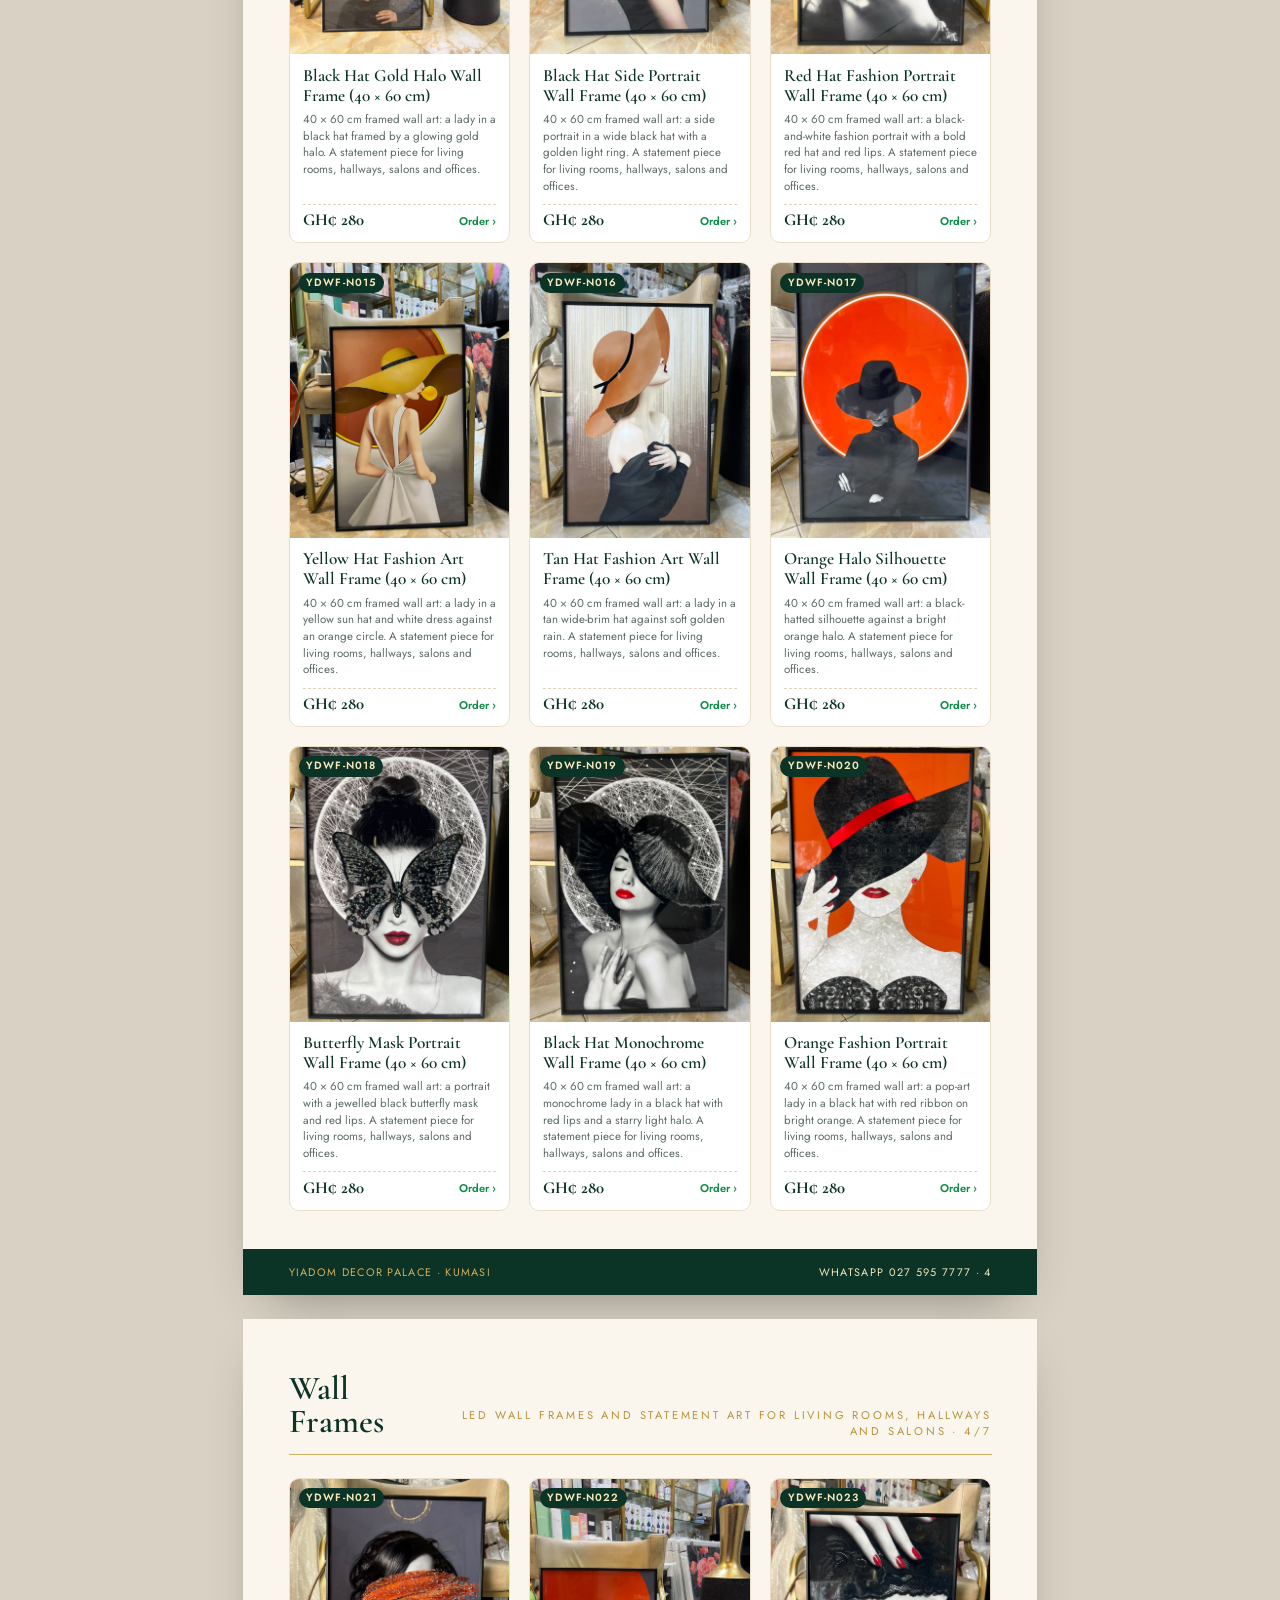
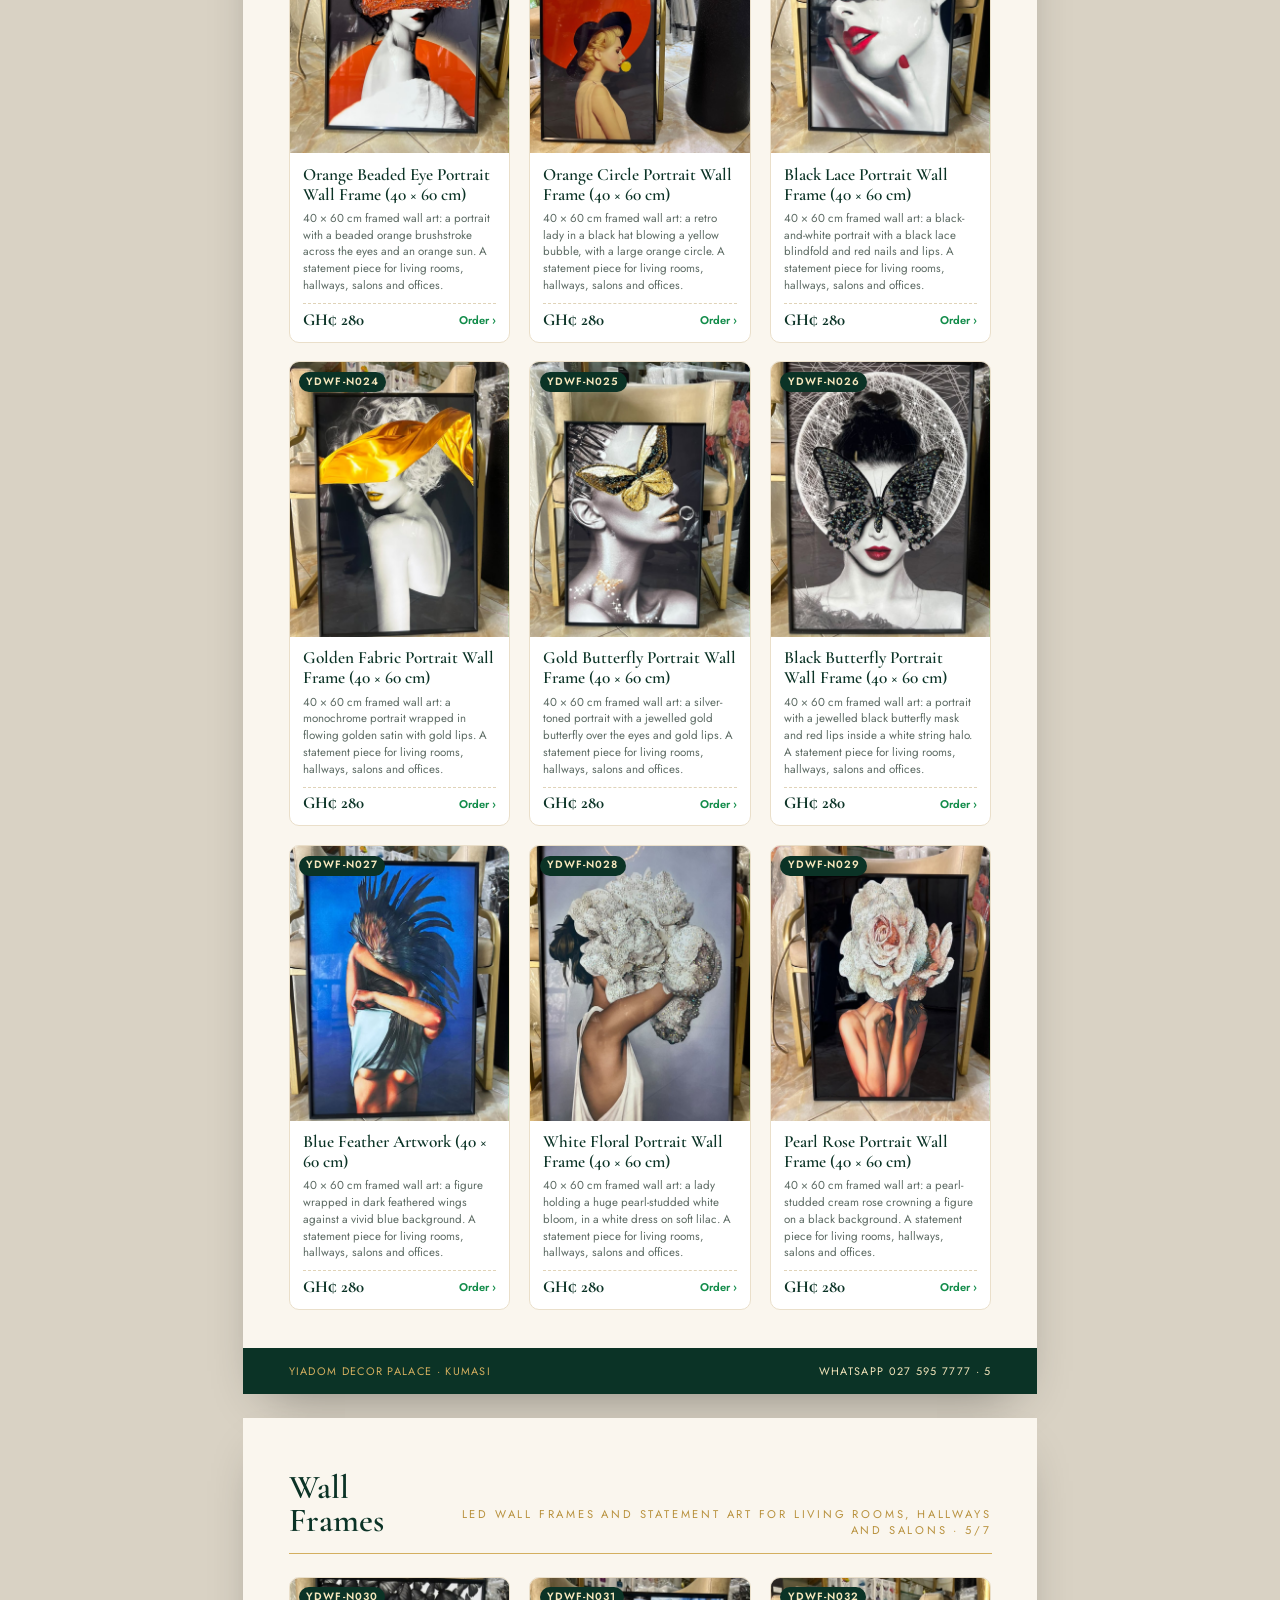
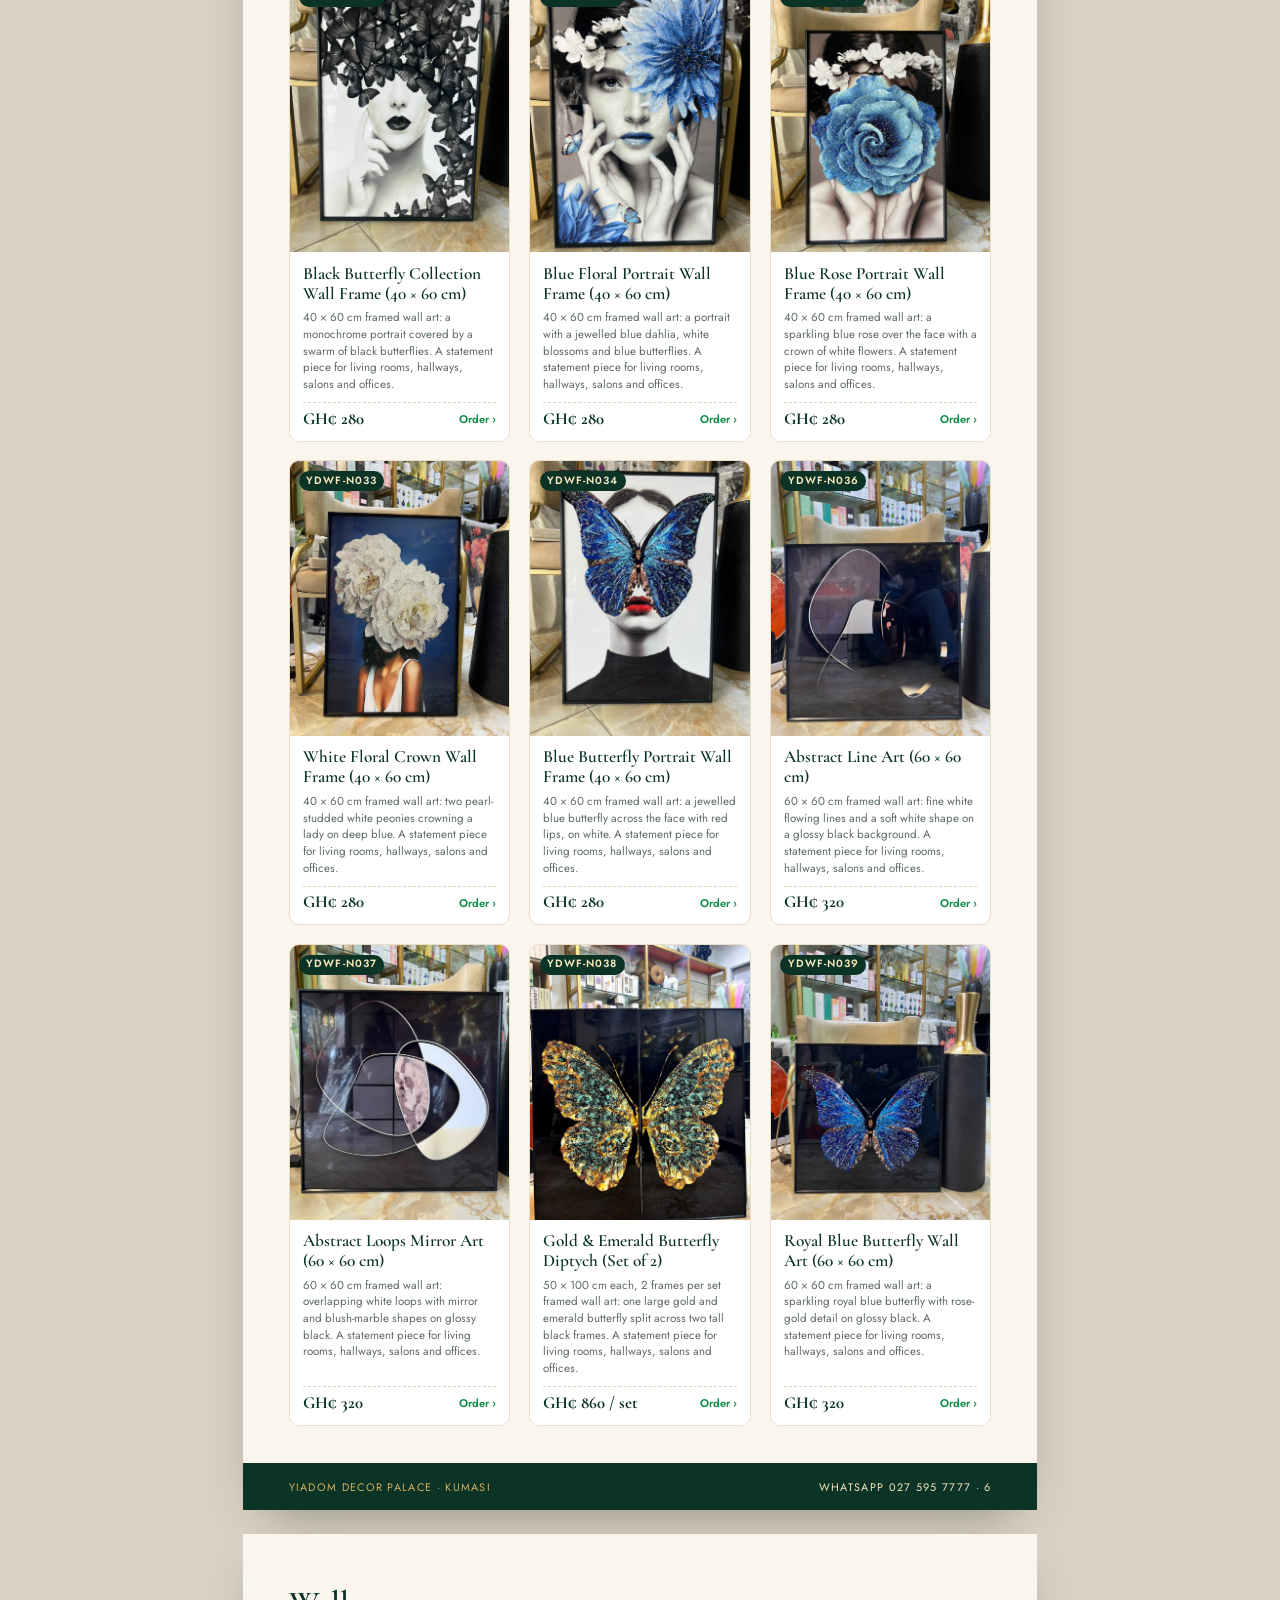
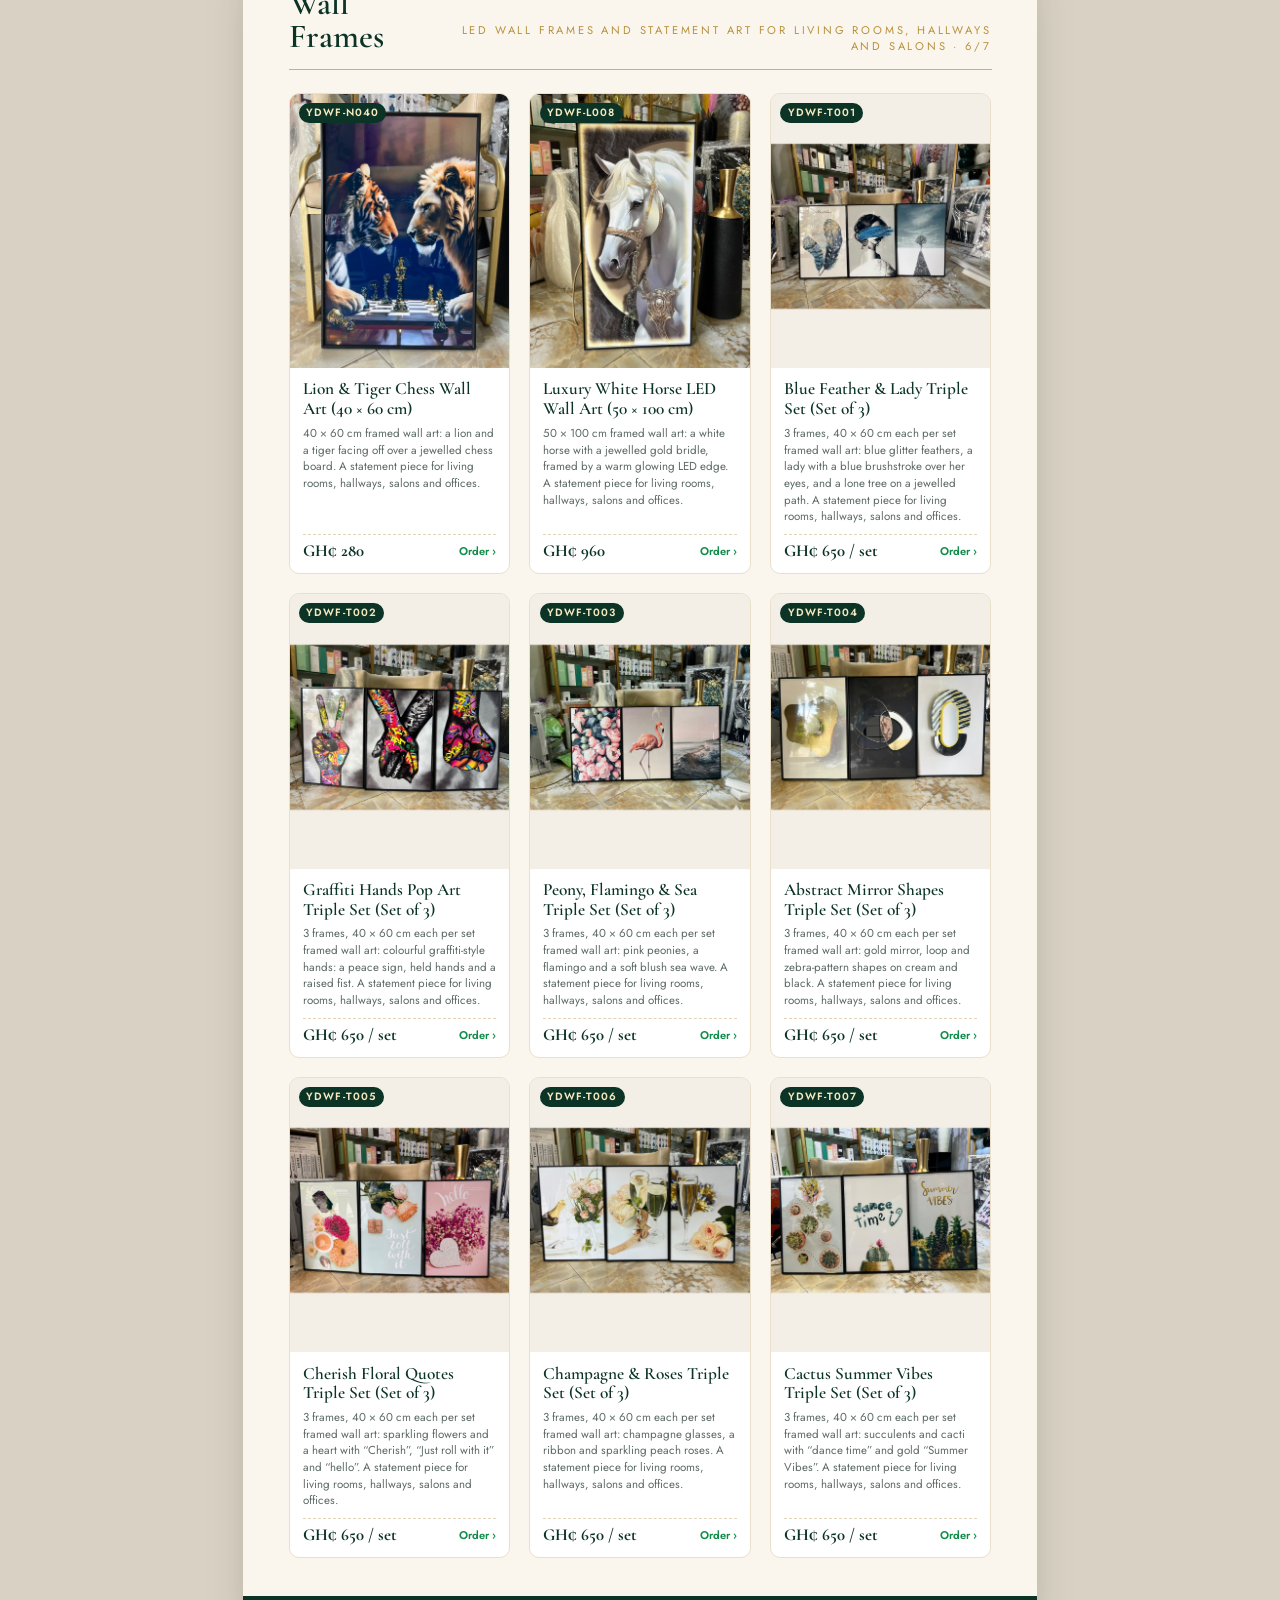
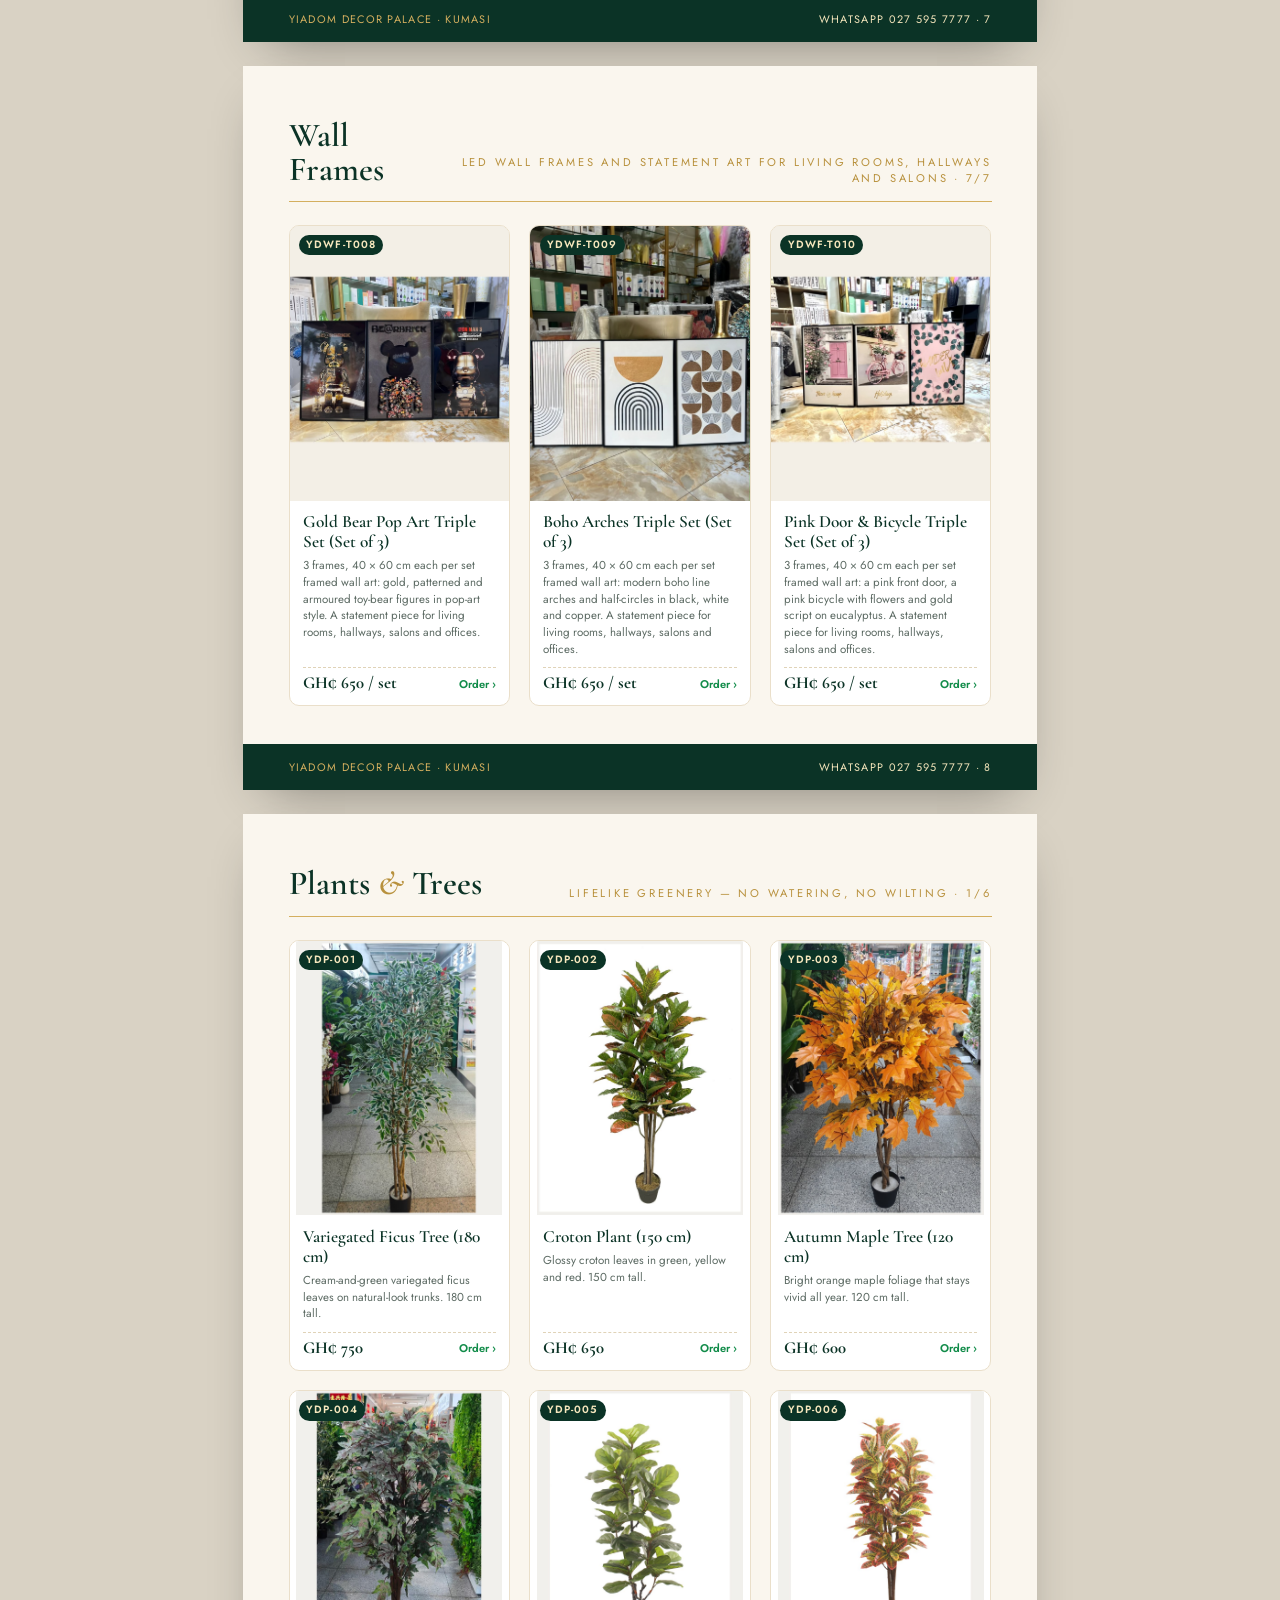
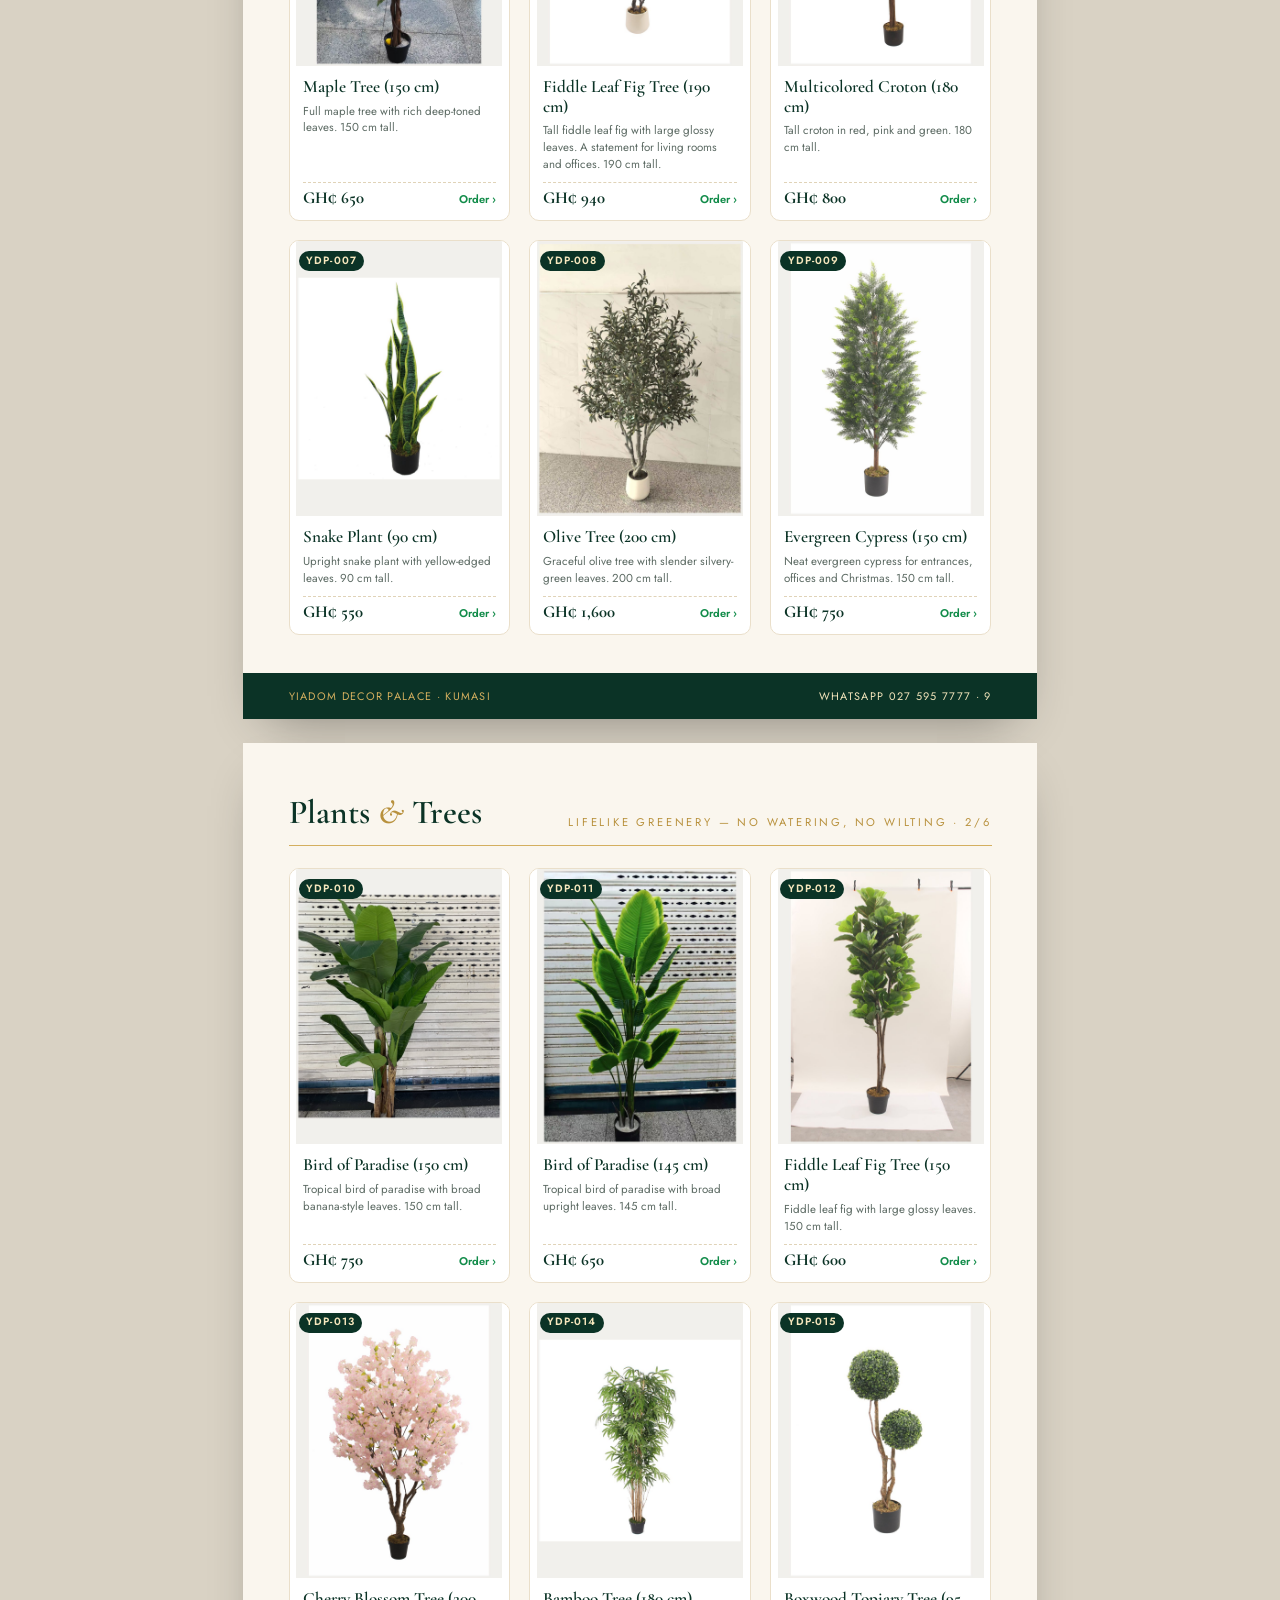
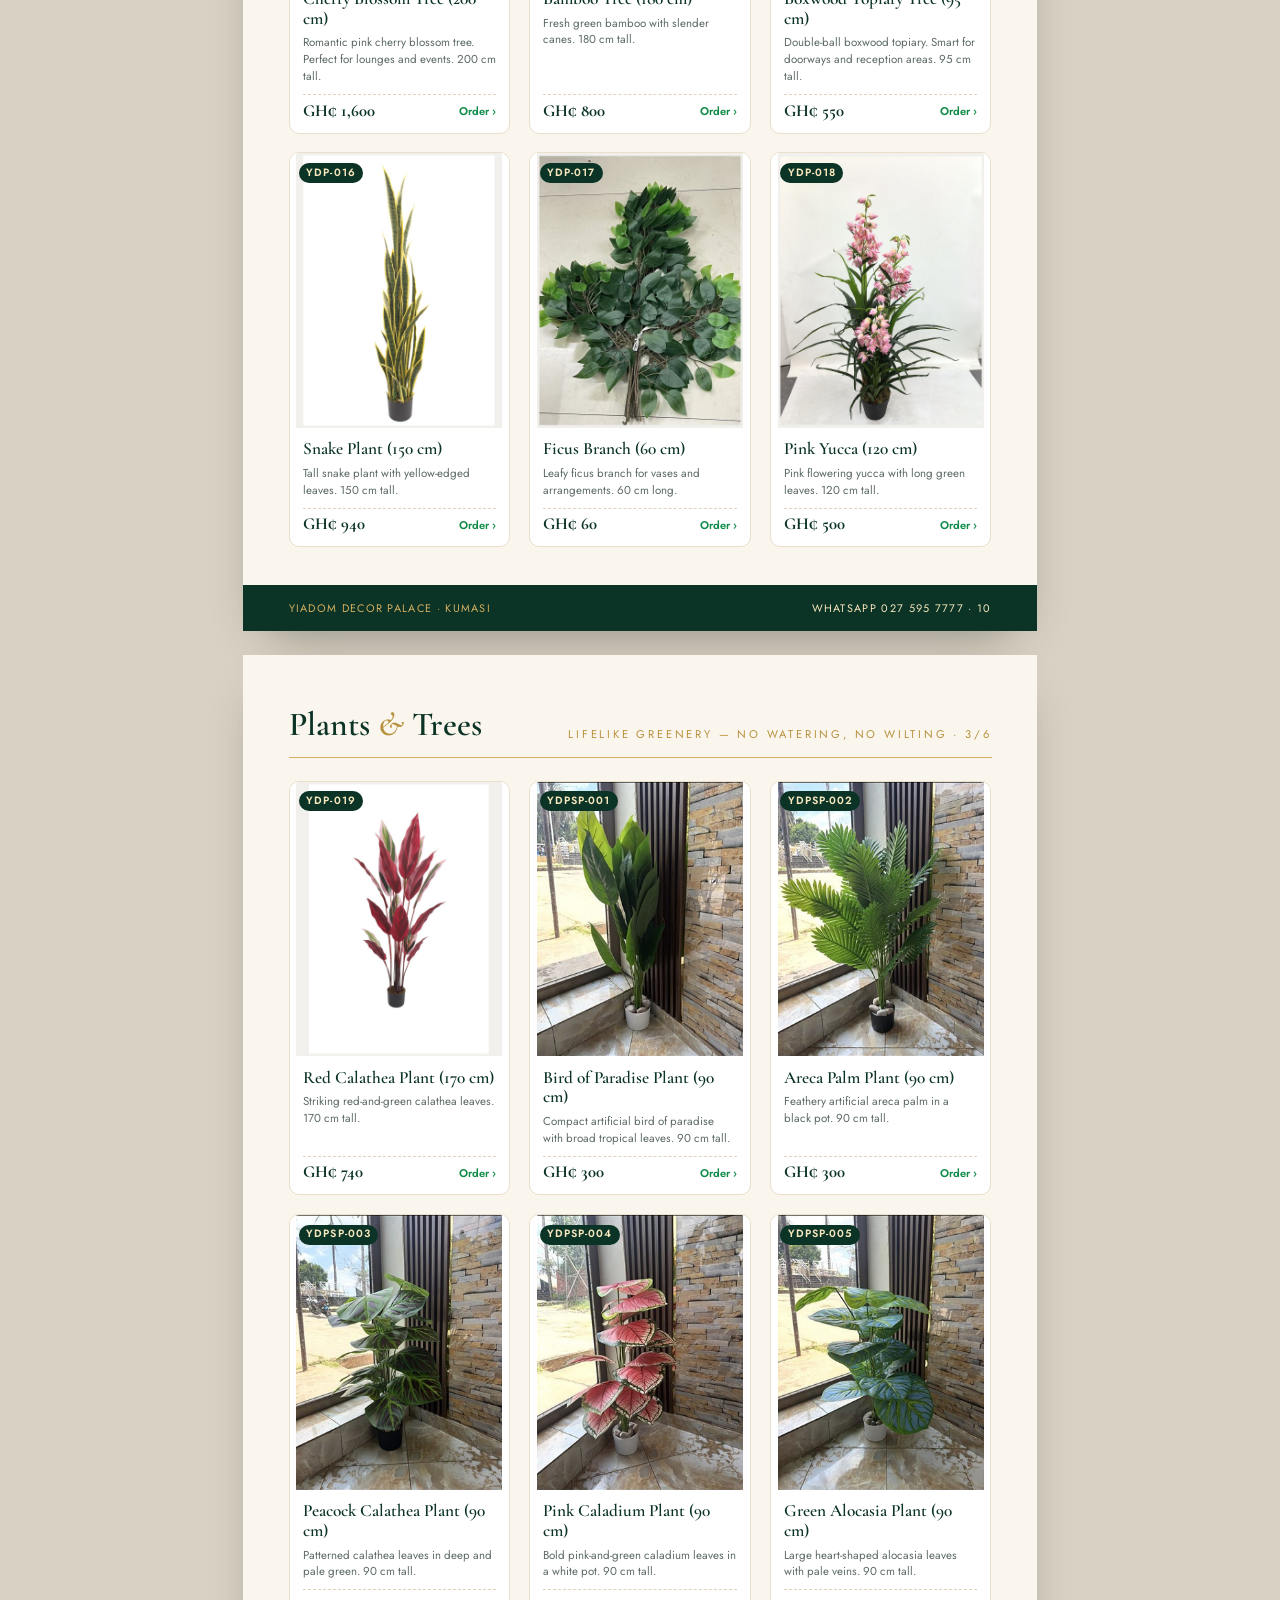
<file: catalogue.html>
<!doctype html>
<html lang="en">
<head>
  <meta charset="utf-8">
  <meta name="viewport" content="width=device-width, initial-scale=1">
  <title>Product Catalogue | Yiadom Decor Palace, Kumasi</title>
  <meta name="description" content="Yiadom Decor Palace product catalogue — artificial plants & trees, vases, potted flowers and globes. Order on WhatsApp 027 595 7777.">
  <meta name="theme-color" content="#0b3326">
  <link rel="canonical" href="https://yiadomdecorpalace.com/catalogue.html">
  <link rel="icon" href="data:image/svg+xml,%3Csvg xmlns='http://www.w3.org/2000/svg' viewBox='0 0 64 64'%3E%3Crect width='64' height='64' rx='14' fill='%230b3326'/%3E%3Cpath d='M12 30 32 13l20 17' fill='none' stroke='%23d4af5f' stroke-width='4'/%3E%3Cpath d='M32 46c-7-3-9-10-6-16 5 2 7 9 6 16Zm0 0c7-3 9-10 6-16-5 2-7 9-6 16Zm0 0c-3-6-2-13 0-17 2 4 3 11 0 17Z' fill='%23d4af5f'/%3E%3C/svg%3E">
  <link rel="preconnect" href="https://fonts.googleapis.com">
  <link rel="preconnect" href="https://fonts.gstatic.com" crossorigin>
  <link href="https://fonts.googleapis.com/css2?family=Cormorant+Garamond:ital,wght@0,500;0,600;0,700;1,500&family=Jost:wght@300;400;500;600&family=Pinyon+Script&display=swap" rel="stylesheet">
  <style>
    :root {
      --green-900: #072219; --green-800: #0b3326; --green-700: #114533; --green-600: #1a5a43;
      --gold: #d4af5f; --gold-deep: #b8913d;
      --gold-grad: linear-gradient(135deg, #f1d68e 0%, #d4af5f 45%, #a8822f 100%);
      --cream: #faf6ee; --cream-2: #f3ecdf; --ink: #1d2a24; --muted: #5d6b64; --red: #8f1d22;
      --serif: "Cormorant Garamond", Georgia, serif; --sans: "Jost", system-ui, sans-serif; --script: "Pinyon Script", cursive;
    }
    * { box-sizing: border-box; }
    body { margin: 0; font-family: var(--sans); color: var(--ink); background: #d9d2c4; -webkit-font-smoothing: antialiased; }
    img { display: block; max-width: 100%; }
    a { color: inherit; }

    /* Toolbar (screen only) */
    .bar { position: sticky; top: 0; z-index: 10; display: flex; flex-wrap: wrap; align-items: center; gap: .6rem; padding: .75rem 16px; background: var(--green-800); border-bottom: 1px solid rgba(212,175,95,.3); }
    .bar__title { font: 700 1.15rem/1 var(--serif); letter-spacing: .12em; color: #f6e7bd; margin-right: auto; text-decoration: none; }
    .bar__title small { display: block; font: 500 .58rem/1 var(--sans); letter-spacing: .35em; color: var(--gold); margin-top: .3rem; }
    .bar a.btn, .bar button { font: 500 .85rem/1 var(--sans); padding: .7em 1.1em; border-radius: 999px; border: 1px solid rgba(212,175,95,.55); background: transparent; color: #f6e7bd; text-decoration: none; cursor: pointer; }
    .bar .btn--gold { background: var(--gold-grad); color: var(--green-900); border-color: transparent; }
    .jump { display: flex; gap: .5rem; overflow-x: auto; padding: .7rem 16px; background: var(--cream); border-bottom: 1px solid #e3d6bc; position: sticky; top: 58px; z-index: 9; }
    .jump a { flex: none; font-size: .82rem; padding: .5em 1em; border-radius: 999px; border: 1px solid #d9ccb2; background: #fff; color: var(--green-800); text-decoration: none; }

    /* Pages */
    .pages { padding: 24px 16px 60px; display: grid; gap: 24px; justify-items: center; }
    .page { width: 100%; max-width: 210mm; background: var(--cream); position: relative; overflow: hidden; box-shadow: 0 20px 50px -25px rgba(0,0,0,.45); display: flex; flex-direction: column; }
    .page__inner { padding: 14mm 12mm 10mm; flex: 1; display: flex; flex-direction: column; }
    .page__head { display: flex; align-items: flex-end; justify-content: space-between; gap: 1rem; border-bottom: 1.5px solid var(--gold); padding-bottom: 4mm; margin-bottom: 6mm; }
    .page__head h2 { font: 600 2.1rem/1 var(--serif); color: var(--green-800); margin: 0; }
    .page__head h2 em { color: var(--gold-deep); }
    .page__head p { margin: 0; font-size: .7rem; letter-spacing: .25em; text-transform: uppercase; color: var(--gold-deep); text-align: right; }
    .page__foot { display: flex; justify-content: space-between; padding: 4mm 12mm; font-size: .68rem; letter-spacing: .12em; text-transform: uppercase; background: var(--green-800); color: var(--gold); }
    .page__foot span:last-child { color: #f6e7bd; }

    .items { display: grid; grid-template-columns: repeat(3, 1fr); gap: 5mm; }
    .item { background: #fff; border: 1px solid #eadfca; border-radius: 10px; overflow: hidden; display: flex; flex-direction: column; break-inside: avoid; }
    .item__img { aspect-ratio: 4 / 5; overflow: hidden; position: relative; background: #ece4d4; }
    .item__img img { width: 100%; height: 100%; object-fit: cover; object-position: center 72%; }
    /* Supplier catalogue photos of tall trees: show the whole tree rather than cropping the top */
    .item__img img[src*="images/plant-"] { object-fit: contain; object-position: center; background: #fff; }
    .item__img img[src*="images/floral-"], .item__img img[src*="images/globe-"], .item__img img[src*="images/nananom-"] { object-fit: contain; object-position: center; background: #d9d9d9; }
    .item__code { position: absolute; top: 2.5mm; left: 2.5mm; background: var(--green-800); color: #f6e7bd; font: 600 .66rem/1 var(--sans); letter-spacing: .1em; padding: .45em .7em; border-radius: 999px; }
    .item__xmas { position: absolute; top: 2.5mm; right: 2.5mm; background: var(--red); color: #fff; font-size: .62rem; padding: .4em .65em; border-radius: 999px; letter-spacing: .06em; }
    .item__body { padding: 3mm 3.5mm 3.5mm; display: flex; flex-direction: column; flex: 1; }
    .item__body h3 { font: 600 1.08rem/1.15 var(--serif); color: var(--green-800); margin: 0 0 1.5mm; }
    .item__body p { font-size: .72rem; line-height: 1.45; color: var(--muted); margin: 0 0 2.5mm; }
    .item__price { margin-top: auto; display: flex; justify-content: space-between; align-items: center; gap: .5rem; font-size: .7rem; border-top: 1px dashed #e0d3b8; padding-top: 2mm; }
    .item__price span { color: var(--gold-deep); font-weight: 500; letter-spacing: .04em; }
    .item__price span.has-price { font: 700 1.05rem/1 var(--serif); color: var(--green-800); letter-spacing: 0; }
    .item__price .was { text-decoration: line-through; opacity: .55; font-weight: 400; font-size: .8em; margin-right: .3em; }
    .item__price a { color: #128c4a; font-weight: 600; text-decoration: none; white-space: nowrap; }

    /* Cover */
    .cover { background: radial-gradient(120% 90% at 85% 10%, var(--green-600) 0%, var(--green-800) 45%, var(--green-900) 100%); color: var(--cream); }
    .cover .page__inner { align-items: center; text-align: center; justify-content: space-between; padding-top: 16mm; }
    .logo { color: var(--gold); display: flex; flex-direction: column; align-items: center; }
    .logo svg { width: 64px; height: 64px; }
    .logo strong { font: 700 3rem/1 var(--serif); letter-spacing: .14em; color: #f6e7bd; margin-top: 2mm; }
    .logo small { font: 500 .8rem/1 var(--sans); letter-spacing: .5em; color: var(--gold); margin-top: 2mm; }
    .logo i { font-style: normal; font-size: .62rem; letter-spacing: .3em; color: rgba(250,246,238,.7); margin-top: 3mm; }
    .cover h1 { font: 600 3.4rem/1 var(--serif); margin: 8mm 0 0; color: #fbf3dc; }
    .cover h1 em { color: var(--gold); font-style: italic; }
    .cover__script { font: 2.2rem/1.2 var(--script); color: var(--gold); margin: 2mm 0 0; }
    .cover__collage { display: grid; grid-template-columns: repeat(3, 1fr); gap: 4mm; width: 100%; margin: 8mm 0; }
    .cover__collage img { width: 100%; aspect-ratio: 3 / 4; object-fit: cover; border-radius: 12px; border: 1.5px solid rgba(212,175,95,.5); }
    .cover__collage img:nth-child(2) { transform: translateY(-6mm); }
    .cover__contact { font-size: .82rem; letter-spacing: .08em; color: rgba(250,246,238,.85); line-height: 1.8; }
    .cover__contact strong { color: var(--gold); font-weight: 500; }
    .cover .page__foot { background: transparent; border-top: 1px solid rgba(212,175,95,.3); }

    .xmas-page .page__head h2 em { color: var(--red); }
    .intro { font-size: .85rem; color: var(--muted); margin: -2mm 0 6mm; max-width: 140mm; }

    /* How to order */
    .order { background: var(--green-800); color: var(--cream); }
    .order .page__inner { justify-content: center; }
    .order h2 { font: 600 3rem/1.05 var(--serif); color: #fbf3dc; margin: 0 0 4mm; }
    .order h2 em { color: var(--gold); }
    .steps { list-style: none; padding: 0; margin: 6mm 0; display: grid; gap: 5mm; counter-reset: s; }
    .steps li { display: flex; gap: 5mm; align-items: flex-start; font-size: .95rem; color: rgba(250,246,238,.88); }
    .steps li::before { counter-increment: s; content: counter(s); flex: 0 0 11mm; height: 11mm; border-radius: 50%; display: grid; place-items: center; background: var(--gold-grad); color: var(--green-900); font: 700 1.3rem/1 var(--serif); }
    .steps strong { color: #f6e7bd; font-weight: 500; }
    .contact-box { margin-top: 6mm; padding: 6mm; border: 1px solid rgba(212,175,95,.45); border-radius: 14px; display: grid; grid-template-columns: 1fr 1fr; gap: 4mm 8mm; font-size: .88rem; }
    .contact-box b { display: block; font-size: .66rem; letter-spacing: .25em; text-transform: uppercase; color: var(--gold); font-weight: 500; margin-bottom: 1mm; }
    .contact-box a { color: #fbf3dc; text-decoration: none; }
    .order__sign { font: 2.4rem/1.1 var(--script); color: var(--gold); margin: 10mm 0 0; }
    .order .page__foot { background: var(--green-900); }

    @media (max-width: 640px) {
      .items { grid-template-columns: repeat(2, 1fr); gap: 10px; }
      .page__inner { padding: 22px 14px 16px; }
      .page__head { flex-direction: column; align-items: flex-start; }
      .page__head p { text-align: left; }
      .logo strong { font-size: 2.2rem; }
      .cover h1 { font-size: 2.4rem; }
      .contact-box { grid-template-columns: 1fr; }
      .order h2 { font-size: 2.2rem; }
      .bar__title { width: 100%; }
      .jump { top: 104px; }
    }

    /* PRINT / PDF: exact A4 pages */
    @page { size: A4; margin: 0; }
    @media print {
      body { background: none; -webkit-print-color-adjust: exact; print-color-adjust: exact; }
      .bar, .jump { display: none; }
      .pages { padding: 0; gap: 0; display: block; }
      .page { width: 210mm; max-width: none; height: 297mm; box-shadow: none; break-after: page; page-break-after: always; }
      .page:last-child { break-after: auto; page-break-after: auto; }
      .items { grid-template-columns: repeat(3, 1fr) !important; }
      .page__inner { padding: 10mm 11mm 6mm; }
      .page__head { margin-bottom: 4mm; padding-bottom: 3mm; }
      .intro { margin: -1mm 0 4mm; font-size: .78rem; }
      .items { gap: 4mm; }
      .item__img { aspect-ratio: auto; height: 42mm; }
      .item__body { padding: 2.5mm 3mm 3mm; }
      .item__body h3 { font-size: 1rem; }
      .item__body p { font-size: .66rem; display: -webkit-box; -webkit-line-clamp: 2; -webkit-box-orient: vertical; overflow: hidden; margin-bottom: 2mm; }
      .page__foot { padding: 3mm 11mm; }
    }
  </style>
</head>
<body>
  <div class="bar">
    <a class="bar__title" href="index.html">YIADOM<small>DECOR PALACE · CATALOGUE</small></a>
    <a class="btn" href="index.html">← Website</a>
    <button onclick="window.print()">Print</button>
    <a class="btn btn--gold" href="Yiadom-Decor-Palace-Catalogue.pdf" download>Download PDF</a>
  </div>
  <nav class="jump" id="jump" aria-label="Catalogue sections"></nav>

  <div class="pages" id="pages"></div>

  <script src="products.js"></script>
  <script>
    const PER_PAGE = 9;
    // Sections follow the till's category list (Setup → Product categories); empty categories are skipped.
    let ORDER = [];
    const SUB = {
      plants: "Lifelike greenery — no watering, no wilting",
      pots: "Designer pots for interior & exterior",
      vases: "Floor vases & art glass centrepieces",
      fragrance: "Reed diffusers & aroma gift sets",
      floral: "Yiadom Floral — single stems for arrangements, priced per stem",
      potted: "Ready-made mini arrangements in decorative pots",
      globes: "Desk and floor globes, some with built-in lights",
      nananom: "Nananom Agudie — glass fruit and sweet bowls on decorative stands",
      "wall-frames": "LED wall frames and statement art for living rooms, hallways and salons",
      other: "More pieces for your home and business",
      christmas: "Festive favourites & gift ideas",
    };
    const wa = (p) => `https://wa.me/${WHATSAPP}?text=${encodeURIComponent(`Hello Yiadom Decor Palace! I'd like to order ${p.code} – ${p.name}${p.price != null ? ` (${formatPrice(p)})` : ""}. Is it available?`)}`;
    const esc = (s) => s.replace(/[&<>"]/g, (c) => ({ "&": "&amp;", "<": "&lt;", ">": "&gt;", '"': "&quot;" }[c]));

    let pageNo = 0;
    const foot = () => `<div class="page__foot"><span>Yiadom Decor Palace · Kumasi</span><span>WhatsApp 027 595 7777 · ${++pageNo}</span></div>`;

    const item = (p) => `
      <article class="item">
        <div class="item__img">
          <img src="${imgSrc(p)}" alt="${esc(p.name)}">
          <span class="item__code">${p.code}</span>
          ${p.xmas ? '<span class="item__xmas">🎄 Xmas</span>' : ""}
        </div>
        <div class="item__body">
          <h3>${esc(p.name)}</h3>
          <p>${esc(p.desc || "")}</p>
          <div class="item__price"><span class="${p.price == null ? "" : "has-price"}" data-price="${p.code}">${priceHTML(p)}</span><a href="${wa(p)}" target="_blank" rel="noopener">Order ›</a></div>
        </div>
      </article>`;

    function section(id, title, list, extraClass = "", intro = "") {
      let html = "";
      for (let i = 0; i < list.length; i += PER_PAGE) {
        const first = i === 0;
        html += `
          <section class="page ${extraClass}" ${first ? `id="${id}"` : ""}>
            <div class="page__inner">
              <div class="page__head"><h2>${title}</h2><p>${SUB[id] || ""}${list.length > PER_PAGE ? ` · ${i / PER_PAGE + 1}/${Math.ceil(list.length / PER_PAGE)}` : ""}</p></div>
              ${first && intro ? `<p class="intro">${intro}</p>` : ""}
              <div class="items">${list.slice(i, i + PER_PAGE).map(item).join("")}</div>
            </div>
            ${foot()}
          </section>`;
      }
      return html;
    }

    const cover = `
      <section class="page cover" id="cover">
        <div class="page__inner">
          <div class="logo">
            <svg viewBox="0 0 64 64" aria-hidden="true"><path d="M10 30 32 12l22 18" fill="none" stroke="currentColor" stroke-width="3.2" stroke-linejoin="round"/><path fill="currentColor" d="M32 48c-8-3-11-11-7-18 6 2 8 10 7 18Z"/><path fill="currentColor" d="M32 48c8-3 11-11 7-18-6 2-8 10-7 18Z"/><path fill="currentColor" d="M32 47c-4-7-3-15 0-20 3 5 4 13 0 20Z"/></svg>
            <strong>YIADOM</strong><small>DECOR PALACE</small><i>PLANTS • POTS • HOME DECOR</i>
          </div>
          <div>
            <h1>Product <em>Catalogue</em></h1>
            <p class="cover__script">Grand Opening &amp; Christmas 2026</p>
          </div>
          <div class="cover__collage">
            <img src="images/img_1810.jpg" alt="">
            <img src="images/photo-2026-10-22-22-24-32-3.jpg" alt="">
            <img src="images/img_2269.jpg" alt="">
          </div>
          <div class="cover__contact">
            <strong>WhatsApp</strong> 027 595 7777 &nbsp;·&nbsp; <strong>Call</strong> +1 347 344 3294<br>
            <strong>Visit</strong> Buokrom | Ahenema Kokoben, Kumasi, Ghana<br>
            <strong>Follow</strong> @yiadomdecorpalace — TikTok · Instagram · Facebook
          </div>
        </div>
        ${foot()}
      </section>`;

    // Wait for the till (prices, sold-out items, its category list and products added in the till), then build the pages.
    // If the till can't be reached within a few seconds, the catalogue is built from the website's own list.
    loadLivePrices().then(() => {
    const cats = Array.isArray(CATEGORY_ORDER) ? CATEGORY_ORDER : Object.keys(CAT_LABEL);
    ORDER = [...cats, ...[...new Set(PRODUCTS.map(p => p.cat))].filter(c => !cats.includes(c))].filter(c => PRODUCTS.some(p => p.cat === c && !p.soldOut));
    const xmasList = PRODUCTS.filter((p) => p.xmas && !p.soldOut).slice(0, PER_PAGE);
    let html = cover;
    html += section("christmas", "Christmas <em>Picks</em>", xmasList, "xmas-page",
      "Our favourite pieces to dress your home, church or office for the festive season — and beautiful gifts for the people you love. Ask us about bulk and corporate gift orders.");
    ORDER.forEach((cat) => html += section(cat, esc(CAT_LABEL[cat] || cat).replace("&amp;", "<em>&amp;</em>"), PRODUCTS.filter((p) => p.cat === cat && !p.soldOut)));

    html += `
      <section class="page order" id="order">
        <div class="page__inner">
          <p style="font-size:.72rem;letter-spacing:.3em;text-transform:uppercase;color:var(--gold);margin:0 0 4mm">How to order</p>
          <h2>Seen something <em>you love?</em></h2>
          <ol class="steps">
            <li><div><strong>Note the item code</strong> — e.g. YDP-012 — shown on every product.</div></li>
            <li><div><strong>Send it to us on WhatsApp</strong> at 027 595 7777. We’ll confirm availability and arrange payment.</div></li>
            <li><div><strong>Pick up or arrange delivery</strong> — visit the Palace in Kumasi, or ask us about delivery to your home or business.</div></li>
            <li><div><strong>Need ideas?</strong> Send a photo of your space and we’ll suggest pieces that fit — interior or exterior.</div></li>
          </ol>
          <div class="contact-box">
            <div><b>WhatsApp</b><a href="https://wa.me/${WHATSAPP}">027 595 7777</a></div>
            <div><b>Call</b><a href="tel:+13473443294">+1 347 344 3294</a></div>
            <div><b>Visit</b>Buokrom | Ahenema Kokoben<br>Kumasi, Ghana</div>
            <div><b>Follow</b>@yiadomdecorpalace<br>TikTok · Instagram · Facebook</div>
          </div>
          <p class="order__sign">Let’s grow together ♡</p>
          <p style="font-size:.78rem;color:rgba(250,246,238,.6);margin:3mm 0 0">Products shown are a selection of our range — new stock arrives regularly. Prices in Ghana cedis (GH₵) and subject to availability.</p>
        </div>
        ${foot()}
      </section>`;

    document.getElementById("pages").innerHTML = html;
    document.getElementById("jump").innerHTML =
      [["cover", "Cover"], ...(xmasList.length ? [["christmas", "🎄 Christmas"]] : []), ...ORDER.map((c) => [c, esc(CAT_LABEL[c] || c)]), ["order", "How to order"]]
        .map(([id, l]) => `<a href="#${id}">${l}</a>`).join("");
    document.body.dataset.ready = "1";   // lets the PDF maker know the pages are built
    });
  </script>
</body>
</html>
</file>
<file: styles.css>
:root {
  --green-900: #072219;
  --green-800: #0b3326;
  --green-700: #114533;
  --green-600: #1a5a43;
  --gold: #d4af5f;
  --gold-deep: #b8913d;
  --gold-grad: linear-gradient(135deg, #f1d68e 0%, #d4af5f 45%, #a8822f 100%);
  --cream: #faf6ee;
  --cream-2: #f3ecdf;
  --ink: #1d2a24;
  --muted: #5d6b64;
  --red: #8f1d22;
  --radius: 18px;
  --shadow: 0 18px 50px -20px rgba(7, 34, 25, .35);
  --serif: "Cormorant Garamond", Georgia, serif;
  --sans: "Jost", system-ui, -apple-system, Segoe UI, sans-serif;
  --script: "Pinyon Script", cursive;
}

*, *::before, *::after { box-sizing: border-box; }
html { scroll-behavior: smooth; scroll-padding-top: 84px; }
body {
  margin: 0;
  font-family: var(--sans);
  font-weight: 400;
  color: var(--ink);
  background: var(--cream);
  line-height: 1.65;
  -webkit-font-smoothing: antialiased;
  overflow-x: hidden;
}
img, video { display: block; max-width: 100%; }
a { color: inherit; }
h1, h2, h3 { font-family: var(--serif); font-weight: 600; line-height: 1.1; margin: 0 0 .5em; letter-spacing: -.01em; }
h1 em, h2 em { font-style: italic; color: var(--gold-deep); }
p { margin: 0 0 1em; }
.container { width: min(1180px, 100% - 32px); margin-inline: auto; }

/* Buttons */
.btn {
  display: inline-flex; align-items: center; justify-content: center; gap: .55em;
  padding: .95em 1.7em; border-radius: 999px;
  font: 500 .95rem/1 var(--sans); letter-spacing: .03em;
  text-decoration: none; cursor: pointer; border: 1.5px solid transparent;
  transition: transform .25s ease, box-shadow .25s ease, background .25s ease, color .25s ease;
}
.btn svg { width: 1.2em; height: 1.2em; }
.btn:hover { transform: translateY(-2px); }
.btn--gold { background: var(--gold-grad); color: var(--green-900); box-shadow: 0 10px 30px -10px rgba(212, 175, 95, .7); }
.btn--gold:hover { box-shadow: 0 14px 36px -10px rgba(212, 175, 95, .9); }
.btn--ghost { border-color: rgba(241, 214, 142, .55); color: #f6e7bd; background: rgba(255,255,255,.04); }
.btn--ghost:hover { background: rgba(241, 214, 142, .12); }
.btn--outline { border-color: var(--green-800); color: var(--green-800); background: transparent; }
.btn--outline:hover { background: var(--green-800); color: var(--cream); }
.btn--sm { padding: .7em 1.2em; font-size: .85rem; }

.eyebrow {
  font: 500 .78rem/1.2 var(--sans); letter-spacing: .28em; text-transform: uppercase;
  color: var(--gold-deep); margin-bottom: 1rem;
}
.eyebrow--gold { color: var(--gold); }

/* Announcement */
.announce { background: var(--green-900); color: #f1d68e; font-size: .8rem; letter-spacing: .08em; overflow: hidden; white-space: nowrap; padding: .55rem 0; }
.announce__track { display: inline-flex; gap: 3.5rem; animation: scroll 38s linear infinite; padding-left: 100%; }
@keyframes scroll { to { transform: translateX(-100%); } }

/* Nav */
.nav {
  position: sticky; top: 0; z-index: 50;
  display: flex; align-items: center; gap: 1.5rem;
  padding: .85rem max(16px, calc((100% - 1180px) / 2));
  background: rgba(11, 51, 38, .92); backdrop-filter: blur(12px);
  border-bottom: 1px solid rgba(212, 175, 95, .2);
  color: var(--cream);
}
.brand { display: flex; align-items: center; gap: .65rem; text-decoration: none; color: var(--gold); }
.brand__mark { width: 40px; height: 40px; }
.brand__mark .leaf { fill: currentColor; }
.brand__text { display: flex; flex-direction: column; line-height: 1; }
.brand__text strong { font: 700 1.45rem/1 var(--serif); letter-spacing: .12em; color: #f6e7bd; }
.brand__text small { font: 500 .62rem/1 var(--sans); letter-spacing: .38em; color: var(--gold); margin-top: .3rem; }
.nav__links { display: flex; gap: 1.6rem; margin-left: auto; }
.nav__links a { text-decoration: none; font-size: .9rem; letter-spacing: .04em; color: rgba(250, 246, 238, .82); position: relative; padding: .3rem 0; }
.nav__links a::after { content: ""; position: absolute; left: 0; right: 100%; bottom: 0; height: 1.5px; background: var(--gold); transition: right .3s; }
.nav__links a:hover { color: #fff; }
.nav__links a:hover::after { right: 0; }
.nav__toggle { display: none; margin-left: auto; background: none; border: 0; padding: .5rem; cursor: pointer; }
.nav__toggle span { display: block; width: 24px; height: 2px; background: var(--gold); margin: 5px 0; transition: .3s; }

/* Hero */
.hero {
  position: relative; overflow: hidden;
  background: radial-gradient(120% 90% at 85% 10%, var(--green-600) 0%, var(--green-800) 45%, var(--green-900) 100%);
  color: var(--cream);
  padding: clamp(3rem, 7vw, 6rem) 0 clamp(4rem, 8vw, 7rem);
}
.hero__glow { position: absolute; inset: auto -10% -40% auto; width: 60vw; height: 60vw; background: radial-gradient(circle, rgba(212,175,95,.18), transparent 60%); pointer-events: none; }
.hero__inner { width: min(1180px, 100% - 32px); margin-inline: auto; display: grid; grid-template-columns: 1.05fr 1fr; gap: clamp(2rem, 5vw, 4rem); align-items: center; position: relative; }
.hero h1 { font-size: clamp(2.8rem, 6.5vw, 5.4rem); color: #fbf3dc; margin-bottom: .1em; }
.hero h1 em { background: var(--gold-grad); -webkit-background-clip: text; background-clip: text; color: transparent; padding-right: .1em; }
.script { font-family: var(--script); font-size: clamp(2rem, 4vw, 2.9rem); color: var(--gold); line-height: 1.2; margin: .2rem 0 1.1rem; }
.lead { font-size: 1.08rem; font-weight: 300; color: rgba(250, 246, 238, .85); max-width: 34em; }
.hero__actions { display: flex; flex-wrap: wrap; gap: .8rem; margin-top: 1.6rem; }

.countdown { display: flex; gap: .7rem; margin-top: 2.2rem; flex-wrap: wrap; align-items: stretch; }
.countdown__box { min-width: 76px; padding: .8rem .6rem; text-align: center; border: 1px solid rgba(212,175,95,.35); border-radius: 14px; background: rgba(255,255,255,.04); }
.countdown__box strong { display: block; font: 600 2rem/1 var(--serif); color: #f6e7bd; }
.countdown__box span { font-size: .68rem; letter-spacing: .2em; text-transform: uppercase; color: var(--gold); }
.countdown__note { padding: .9rem 1.2rem; border: 1px dashed rgba(212,175,95,.5); border-radius: 14px; color: #f6e7bd; font-size: .95rem; }
.countdown__note strong { color: var(--gold); }

.hero__media { position: relative; height: clamp(440px, 52vw, 600px); }
.hero__card { position: absolute; margin: 0; border-radius: 22px; overflow: hidden; box-shadow: 0 30px 70px -25px rgba(0,0,0,.6); border: 1px solid rgba(212,175,95,.35); }
.hero__card img, .hero__card video { width: 100%; height: 100%; object-fit: cover; }
.hero__card--main { inset: 0 18% 0 18%; z-index: 2; }
.hero__card--a { width: 34%; height: 46%; left: 0; top: 8%; transform: rotate(-5deg); z-index: 1; }
.hero__card--b { width: 34%; height: 46%; right: 0; bottom: 6%; transform: rotate(5deg); z-index: 3; }
.hero__badge {
  position: absolute; z-index: 4; right: 8%; top: 4%;
  width: 104px; height: 104px; border-radius: 50%;
  background: var(--gold-grad); color: var(--green-900);
  display: grid; place-content: center; text-align: center; line-height: 1;
  box-shadow: 0 12px 30px -8px rgba(0,0,0,.5);
  animation: float 5s ease-in-out infinite;
}
.hero__badge span { font-size: .62rem; letter-spacing: .2em; text-transform: uppercase; font-weight: 600; }
.hero__badge strong { font: 700 1.9rem/1 var(--serif); margin: .15rem 0; }
@keyframes float { 50% { transform: translateY(-8px) rotate(4deg); } }

/* Marquee */
.marquee { background: var(--gold-grad); color: var(--green-900); overflow: hidden; white-space: nowrap; padding: .95rem 0; }
.marquee__track { display: inline-flex; gap: 1.6rem; align-items: center; animation: scroll 40s linear infinite; font: 600 1.25rem/1 var(--serif); letter-spacing: .06em; text-transform: uppercase; }
.marquee__track i { font-style: normal; font-size: .8rem; opacity: .7; }

/* Sections */
.section { padding: clamp(4rem, 9vw, 7rem) 0; }
.section__head { text-align: center; max-width: 720px; margin: 0 auto clamp(2.2rem, 5vw, 3.5rem); }
.section__head h2 { font-size: clamp(2.1rem, 4.6vw, 3.4rem); color: var(--green-800); }
.section__sub { color: var(--muted); font-size: 1.05rem; }
.section__head--light h2 { color: #fbf3dc; }
.section__head--light .section__sub { color: rgba(250,246,238,.75); }

/* Opening */
.opening { background: var(--cream); position: relative; }
.perks { display: grid; grid-template-columns: repeat(4, 1fr); gap: 1.2rem; }
.perk { background: #fff; border: 1px solid #eadfca; border-radius: var(--radius); padding: 1.8rem 1.5rem; transition: transform .3s, box-shadow .3s; }
.perk:hover { transform: translateY(-6px); box-shadow: var(--shadow); }
.perk__icon { width: 54px; height: 54px; border-radius: 50%; display: grid; place-items: center; font-size: 1.5rem; background: var(--green-800); margin-bottom: 1.1rem; box-shadow: inset 0 0 0 2px var(--gold); }
.perk h3 { font-size: 1.45rem; color: var(--green-800); margin-bottom: .4em; }
.perk p { color: var(--muted); font-size: .95rem; margin: 0; }
.opening__cta { text-align: center; margin-top: 2.5rem; }

/* Shop */
.shop { background: var(--cream-2); }
.filters { display: flex; flex-wrap: wrap; justify-content: center; gap: .6rem; margin-bottom: 2.2rem; }
.chip { font: 500 .88rem/1 var(--sans); padding: .75em 1.25em; border-radius: 999px; border: 1px solid #d9ccb2; background: #fff; color: var(--green-800); cursor: pointer; transition: .25s; }
.chip:hover { border-color: var(--gold-deep); }
.chip[hidden], [data-jump][hidden] { display: none !important; }
.chip.is-active { background: var(--green-800); color: #f6e7bd; border-color: var(--green-800); }
.grid { display: grid; grid-template-columns: repeat(4, 1fr); gap: 1.1rem; }
.card { background: #fff; border-radius: var(--radius); overflow: hidden; cursor: pointer; border: 1px solid #eadfca; display: flex; flex-direction: column; transition: transform .3s, box-shadow .3s; animation: fadeUp .5s ease both; text-align: left; padding: 0; font: inherit; color: inherit; }
.card:hover { transform: translateY(-5px); box-shadow: var(--shadow); }
.card:focus-visible { outline: 2px solid var(--gold-deep); outline-offset: 3px; }
.card__img { aspect-ratio: 3 / 4; overflow: hidden; background: #ece4d4; position: relative; }
.card__img img { width: 100%; height: 100%; object-fit: cover; transition: transform .6s ease; }
.card:hover .card__img img { transform: scale(1.06); }
.card__tag { position: absolute; top: .7rem; left: .7rem; background: rgba(11,51,38,.88); color: #f6e7bd; font-size: .68rem; letter-spacing: .12em; text-transform: uppercase; padding: .35em .75em; border-radius: 999px; }
.card__tag--xmas { background: var(--red); left: auto; right: .7rem; }
.card__body { padding: 1rem 1.1rem 1.15rem; display: flex; flex-direction: column; gap: .35rem; flex: 1; }
.card__body h3 { font-size: 1.25rem; margin: 0; color: var(--green-800); }
.card__price { font: 700 1.3rem/1.1 var(--serif); color: var(--gold-deep); margin: .15rem 0 .35rem; }
.card__body span { font-size: .82rem; color: var(--gold-deep); font-weight: 500; letter-spacing: .04em; margin-top: auto; }
.shop__more { display: flex; flex-wrap: wrap; justify-content: center; gap: .8rem; margin-top: 2.4rem; }
@keyframes fadeUp { from { opacity: 0; transform: translateY(14px); } }

/* Spaces */
.spaces { background: var(--cream); }
.spaces__grid { display: grid; gap: clamp(2.5rem, 6vw, 5rem); }
.space { display: grid; grid-template-columns: 1fr 1.1fr; gap: clamp(1.5rem, 5vw, 4rem); align-items: center; }
.space--alt .space__img { order: 2; }
.space__img { border-radius: 26px; overflow: hidden; aspect-ratio: 4 / 5; max-height: 560px; box-shadow: var(--shadow); }
.space__img img { width: 100%; height: 100%; object-fit: cover; }
.space h3 { font-size: clamp(1.9rem, 3.6vw, 2.8rem); color: var(--green-800); }
.space p { color: var(--muted); font-size: 1.05rem; }
.link { color: var(--green-700); font-weight: 500; text-decoration: none; border-bottom: 1.5px solid var(--gold); padding-bottom: 2px; }

/* Reels */
.reels { background: var(--green-900); color: var(--cream); padding-bottom: clamp(4rem, 8vw, 6rem); }
.reels__track { display: flex; gap: 1rem; overflow-x: auto; scroll-snap-type: x mandatory; padding: .5rem max(16px, calc((100% - 1180px) / 2)) 1.5rem; scrollbar-width: thin; scrollbar-color: var(--gold) transparent; }
.reel { flex: 0 0 clamp(210px, 24vw, 270px); margin: 0; scroll-snap-align: start; position: relative; border-radius: 20px; overflow: hidden; aspect-ratio: 9 / 16; border: 1px solid rgba(212,175,95,.3); background: #0d2b21; }
.reel video { width: 100%; height: 100%; object-fit: cover; }
.reel figcaption { position: absolute; inset: auto 0 0 0; padding: 2.5rem 1rem 1rem; background: linear-gradient(transparent, rgba(7,34,25,.9)); font: 500 1.15rem/1.2 var(--serif); color: #f6e7bd; }

/* Christmas */
.xmas { position: relative; overflow: hidden; background: radial-gradient(90% 80% at 15% 20%, #6f1419 0%, #4d0d12 45%, #2a070a 100%); color: #fbeedd; }
.xmas__snow { position: absolute; inset: 0; width: 100%; height: 100%; pointer-events: none; }
.xmas__grid { position: relative; display: grid; grid-template-columns: 1fr 1fr; gap: clamp(2rem, 5vw, 4rem); align-items: center; }
.xmas h2 { font-size: clamp(2.2rem, 4.6vw, 3.5rem); color: #fff4dc; }
.xmas h2 em { color: var(--gold); }
.xmas__copy > p { color: rgba(251,238,221,.85); font-size: 1.05rem; }
.xmas__list { list-style: none; padding: 0; margin: 1.4rem 0 0; display: grid; gap: .8rem; }
.xmas__list li { padding-left: 1.8rem; position: relative; color: rgba(251,238,221,.88); }
.xmas__list li::before { content: "✦"; position: absolute; left: 0; color: var(--gold); }
.xmas__list strong { color: #fff4dc; font-weight: 500; }
.xmas__collage { display: grid; grid-template-columns: 1fr 1fr; gap: .9rem; }
.xmas__collage img { width: 100%; aspect-ratio: 3 / 4; object-fit: cover; border-radius: 18px; border: 2px solid rgba(212,175,95,.5); box-shadow: 0 20px 40px -20px rgba(0,0,0,.7); }
.xmas__collage img:nth-child(2) { transform: translateY(2rem); }
.xmas__collage img:nth-child(4) { transform: translateY(2rem); }

/* About */
.about { background: var(--cream); }
.about__grid { display: grid; grid-template-columns: .85fr 1.15fr; gap: clamp(2rem, 6vw, 5rem); align-items: center; }
.about__img { position: relative; }
.about__img img { border-radius: 200px 200px 24px 24px; width: 100%; aspect-ratio: 4 / 5; object-fit: cover; object-position: top; box-shadow: var(--shadow); border: 6px solid #fff; }
.about__tag { position: absolute; left: -1rem; bottom: 2rem; background: var(--green-800); color: #f6e7bd; padding: 1rem 1.4rem; border-radius: 16px; font: italic 600 1.15rem/1.3 var(--serif); box-shadow: var(--shadow); border: 1px solid var(--gold); margin: 0; }
.about__copy h2 { font-size: clamp(2.1rem, 4.4vw, 3.3rem); color: var(--green-800); }
.about__copy > p { color: var(--muted); font-size: 1.05rem; }
.signature { font-family: var(--script); font-size: 2.4rem; color: var(--green-800); margin: 1.4rem 0 0; line-height: 1.1; }
.signature__role { font-size: .75rem; letter-spacing: .25em; text-transform: uppercase; color: var(--gold-deep); }
.tags { display: flex; flex-wrap: wrap; gap: .5rem; margin-top: 1.5rem; }
.tags span { font-size: .82rem; padding: .4em .9em; border-radius: 999px; background: var(--cream-2); color: var(--green-700); border: 1px solid #e3d6bc; }

/* Visit */
.visit { background: var(--green-800); color: var(--cream); }
.visit__grid { display: grid; grid-template-columns: 1fr 1.1fr; gap: clamp(2rem, 5vw, 4rem); align-items: stretch; }
.visit h2 { font-size: clamp(2.2rem, 4.6vw, 3.4rem); color: #fbf3dc; }
.visit h2 em { color: var(--gold); }
.contact { list-style: none; padding: 0; margin: 1.5rem 0 0; display: grid; gap: 1.3rem; }
.contact li { display: flex; gap: 1rem; align-items: flex-start; }
.contact__icon { flex: 0 0 44px; height: 44px; border-radius: 50%; display: grid; place-items: center; background: rgba(212,175,95,.14); border: 1px solid rgba(212,175,95,.4); }
.contact strong { color: var(--gold); font-weight: 500; letter-spacing: .06em; font-size: .85rem; text-transform: uppercase; }
.contact a { color: #fbf3dc; }
.socials { display: flex; gap: .6rem; margin-top: .6rem; }
.socials a { width: 40px; height: 40px; border-radius: 50%; display: grid; place-items: center; background: var(--gold-grad); color: var(--green-900); transition: transform .25s; }
.socials a:hover { transform: translateY(-3px); }
.socials svg { width: 20px; height: 20px; }
.visit__map { border-radius: 24px; overflow: hidden; border: 1px solid rgba(212,175,95,.4); min-height: 380px; box-shadow: 0 30px 60px -30px rgba(0,0,0,.6); }
.visit__map iframe { width: 100%; height: 100%; min-height: 380px; border: 0; filter: saturate(.85); }

/* Footer */
.footer { background: var(--green-900); color: rgba(250,246,238,.7); padding: 2rem 0 5.5rem; font-size: .88rem; border-top: 1px solid rgba(212,175,95,.2); }
.footer__inner { display: flex; justify-content: space-between; align-items: center; flex-wrap: wrap; gap: 1rem; }
.footer__brand { font: 700 1.4rem/1 var(--serif); letter-spacing: .14em; color: #f6e7bd; margin: 0 0 .3rem; }
.footer__brand span { font: 500 .7rem/1 var(--sans); letter-spacing: .35em; color: var(--gold); }
.footer__line { letter-spacing: .3em; font-size: .7rem; text-transform: uppercase; color: var(--gold); margin: 0; }
.footer__copy { margin: 0; }

/* WhatsApp float */
.wa-float { position: fixed; right: 18px; bottom: 18px; z-index: 60; width: 60px; height: 60px; border-radius: 50%; display: grid; place-items: center; background: #25d366; color: #fff; box-shadow: 0 12px 30px -8px rgba(0,0,0,.45); transition: transform .25s; }
.wa-float::before { content: ""; position: absolute; inset: 0; border-radius: 50%; border: 2px solid #25d366; animation: pulse 2.2s ease-out infinite; }
.wa-float:hover { transform: scale(1.08); }
.wa-float svg { width: 32px; height: 32px; }
@keyframes pulse { to { transform: scale(1.6); opacity: 0; } }

/* Lightbox */
.lightbox { position: fixed; inset: 0; z-index: 100; display: grid; place-items: center; padding: 16px; background: rgba(7,34,25,.82); backdrop-filter: blur(6px); opacity: 0; pointer-events: none; transition: opacity .3s; }
.lightbox.is-open { opacity: 1; pointer-events: auto; }
.lightbox__panel { position: relative; width: min(960px, 100%); max-height: calc(100vh - 32px); background: var(--cream); border-radius: 22px; overflow: hidden; display: grid; grid-template-columns: 1.1fr 1fr; transform: translateY(20px) scale(.98); transition: transform .3s; }
.lightbox.is-open .lightbox__panel { transform: none; }
.lightbox__img { background: #ece4d4; min-height: 0; }
.lightbox__img img { width: 100%; height: 100%; max-height: calc(100vh - 32px); object-fit: cover; }
.lightbox__info { padding: clamp(1.5rem, 4vw, 2.8rem); display: flex; flex-direction: column; justify-content: center; overflow-y: auto; }
.lightbox__info h3 { font-size: clamp(1.8rem, 3.5vw, 2.5rem); color: var(--green-800); }
.lightbox__info p:not(.eyebrow) { color: var(--muted); }
.lightbox__price { font: 700 1.9rem/1 var(--serif); color: var(--gold-deep); margin: .2rem 0 1.2rem; }
.lightbox__close { position: absolute; top: 12px; right: 12px; z-index: 2; width: 42px; height: 42px; border-radius: 50%; border: 0; background: var(--green-800); color: #f6e7bd; font-size: 1.6rem; line-height: 1; cursor: pointer; }
.lightbox__nav { display: flex; justify-content: space-between; margin-top: 1.6rem; }
.lightbox__nav button { background: none; border: 0; font: 500 .9rem var(--sans); color: var(--green-700); cursor: pointer; padding: .4rem 0; }

/* Reveal */
.reveal { opacity: 0; transform: translateY(26px); transition: opacity .8s ease, transform .8s ease; }
.reveal.is-in { opacity: 1; transform: none; }

/* Responsive */
@media (max-width: 1080px) {
  .nav__links { gap: 1.1rem; }
  .nav__links a { font-size: .84rem; }
  .perks { grid-template-columns: repeat(2, 1fr); }
  .grid { grid-template-columns: repeat(3, 1fr); }
}
@media (max-width: 900px) {
  .nav__cta { display: none; }
  .nav__toggle { display: block; }
  .nav__links {
    position: absolute; top: 100%; left: 0; right: 0; flex-direction: column; gap: 0;
    background: var(--green-800); border-bottom: 1px solid rgba(212,175,95,.3);
    max-height: 0; overflow: hidden; transition: max-height .4s ease;
  }
  .nav__links.is-open { max-height: 420px; }
  .nav__links a { padding: 1rem 16px; border-top: 1px solid rgba(255,255,255,.06); font-size: 1rem; }
  .nav__links a::after { display: none; }
  .nav__toggle[aria-expanded="true"] span:nth-child(1) { transform: translateY(7px) rotate(45deg); }
  .nav__toggle[aria-expanded="true"] span:nth-child(2) { opacity: 0; }
  .nav__toggle[aria-expanded="true"] span:nth-child(3) { transform: translateY(-7px) rotate(-45deg); }

  .hero__inner, .xmas__grid, .about__grid, .visit__grid { grid-template-columns: 1fr; }
  .hero__media { height: 480px; max-width: 520px; width: 100%; margin-inline: auto; }
  .space, .space--alt { grid-template-columns: 1fr; }
  .space--alt .space__img { order: 0; }
  .space__img { aspect-ratio: 4 / 3; }
  .about__img { max-width: 420px; margin-inline: auto; }
  .lightbox__panel { grid-template-columns: 1fr; overflow-y: auto; }
  .lightbox__img img { max-height: 55vh; }
}
@media (max-width: 640px) {
  .grid { grid-template-columns: repeat(2, 1fr); gap: .75rem; }
  .card__body { padding: .8rem .85rem .95rem; }
  .card__body h3 { font-size: 1.08rem; }
  .perks { grid-template-columns: 1fr; }
  .hero__media { height: 420px; }
  .hero__card--main { inset: 0 14% 0 14%; }
  .hero__badge { width: 84px; height: 84px; right: 2%; }
  .hero__badge strong { font-size: 1.5rem; }
  .countdown__box { min-width: 64px; }
  .countdown__box strong { font-size: 1.6rem; }
  .btn { width: 100%; }
  .nav .btn, .filters .chip { width: auto; }
  .brand__text strong { font-size: 1.25rem; }
  .about__tag { left: 0; }
}
@media (prefers-reduced-motion: reduce) {
  *, *::before, *::after { animation: none !important; transition: none !important; }
  .reveal { opacity: 1; transform: none; }
  html { scroll-behavior: auto; }
}

/* Live prices from the till: sale and sold-out */
.was { text-decoration: line-through; opacity: .55; font-weight: 400; font-size: .78em; margin-right: .3em; }
.card__tag--status { top: auto; bottom: .7rem; }
.card__tag--sale { background: var(--red); }
.card__tag--out { background: #555; }

/* ===== Online ordering: basket button, product pop-up controls, basket panel ===== */
.btn--ghost-dark { border: 1.5px solid rgba(11,51,38,.25); color: var(--green-800); background: transparent; }
.btn--ghost-dark:hover { background: rgba(11,51,38,.06); }
.btn--green { background: var(--green-800); color: #f6e7bd; border: 0; }
.btn--green:hover { background: var(--green-900); }
.lb-order { display: flex; flex-direction: column; gap: .5rem; margin-bottom: .9rem; }
.lb-order__row { display: flex; gap: .6rem; align-items: center; flex-wrap: wrap; }
.lb-order__avail { font-size: .85rem; margin: 0; }
.lightbox__info #lbWa { margin-top: .2rem; }
.qty-pick { display: inline-flex; align-items: center; border: 1.5px solid rgba(11,51,38,.2); border-radius: 999px; overflow: hidden; background: #fff; }
.qty-pick button { border: 0; background: none; width: 40px; height: 44px; font-size: 1.2rem; cursor: pointer; color: var(--green-800); }
.qty-pick input { width: 44px; border: 0; text-align: center; font: inherit; font-weight: 600; background: none; -moz-appearance: textfield; }
.qty-pick input::-webkit-outer-spin-button, .qty-pick input::-webkit-inner-spin-button { -webkit-appearance: none; margin: 0; }
.qty-pick.small button { width: 30px; height: 32px; font-size: 1rem; }
.qty-pick.small span { min-width: 22px; text-align: center; font-weight: 600; }
.basket-float { position: fixed; left: 18px; bottom: 18px; z-index: 60; height: 60px; padding: 0 20px 0 18px; border: 0; border-radius: 999px; display: flex; align-items: center; gap: .5rem; background: var(--green-800); color: #f6e7bd; font: 600 1.05rem var(--sans); cursor: pointer; box-shadow: 0 12px 30px -8px rgba(0,0,0,.45); }
.basket-float svg { width: 26px; height: 26px; }
.basket-float span { background: var(--gold); color: var(--green-900); border-radius: 999px; min-width: 26px; height: 26px; display: grid; place-items: center; font-size: .85rem; padding: 0 6px; }
.basket-float.bump { animation: bump .45s ease; }
@keyframes bump { 40% { transform: scale(1.12); } }
.basket { position: fixed; inset: 0; z-index: 110; display: flex; justify-content: flex-end; background: rgba(7,34,25,.6); opacity: 0; pointer-events: none; transition: opacity .25s; }
.basket.is-open { opacity: 1; pointer-events: auto; }
.basket__panel { position: relative; width: min(480px, 100%); height: 100%; height: 100dvh; overflow-y: auto; overscroll-behavior: contain; background: var(--cream); padding: 0 1.4rem 2rem; display: flex; flex-direction: column; gap: 1rem; transform: translateX(30px); transition: transform .25s; }
.basket.is-open .basket__panel { transform: none; }
.basket__head { position: sticky; top: 0; z-index: 2; display: flex; align-items: center; justify-content: space-between; gap: 1rem; margin: 0 -1.4rem; padding: 1rem 1rem .8rem 1.4rem; background: var(--cream); border-bottom: 1px solid rgba(11,51,38,.12); }
.basket__head h3 { font-size: 1.7rem; color: var(--green-800); margin: 0; }
.basket__body { display: flex; flex-direction: column; gap: 1rem; }
.basket__close { flex: none; width: 44px; height: 44px; border: 0; border-radius: 999px; background: var(--green-800); color: #f6e7bd; font-size: 1.7rem; line-height: 1; cursor: pointer; display: grid; place-items: center; }
.basket__empty { color: var(--muted); }
.basket__lines { list-style: none; margin: 0; padding: 0; display: flex; flex-direction: column; gap: .8rem; }
.basket__lines li { display: grid; grid-template-columns: 56px 1fr auto; grid-template-rows: auto auto; gap: .2rem .7rem; align-items: center; background: #fff; border-radius: 14px; padding: .6rem; }
.basket__lines img { grid-row: span 2; width: 56px; height: 70px; object-fit: cover; border-radius: 10px; }
.basket__lines div:not(.qty-pick) { display: flex; flex-direction: column; min-width: 0; }
.basket__lines b { font-weight: 600; font-size: .95rem; line-height: 1.25; }
.basket__lines span { font-size: .8rem; color: var(--muted); }
.basket__lines em { font-size: .8rem; color: var(--red); font-style: normal; font-weight: 600; }
.basket__lines strong { grid-column: 3; text-align: right; font-family: var(--serif); font-size: 1.1rem; color: var(--green-800); }
.basket__lines .qty-pick { grid-column: 3; grid-row: 1; justify-self: end; }
.basket__form { display: flex; flex-direction: column; gap: .8rem; }
.basket__form fieldset { border: 0; padding: 0; margin: 0; display: flex; flex-direction: column; gap: .45rem; }
.basket__form legend { font-weight: 600; margin-bottom: .3rem; color: var(--green-800); }
.basket__form .opt { display: flex; gap: .55rem; align-items: flex-start; background: #fff; border-radius: 12px; padding: .7rem .8rem; cursor: pointer; font-size: .92rem; }
.basket__form .opt input { margin-top: .25rem; accent-color: var(--green-800); }
.basket__form label:not(.opt) { display: flex; flex-direction: column; gap: .3rem; font-size: .85rem; font-weight: 600; color: var(--green-800); }
.basket__form input:not([type=radio]), .basket__form textarea { font: inherit; font-weight: 400; padding: .7rem .8rem; border: 1.5px solid rgba(11,51,38,.18); border-radius: 12px; background: #fff; color: var(--ink); }
.basket__form input:focus, .basket__form textarea:focus { outline: 2px solid var(--gold); border-color: transparent; }
.basket__form .hp { position: absolute; left: -9999px; width: 1px; height: 1px; opacity: 0; }
.basket__sum { display: flex; justify-content: space-between; font-size: .95rem; }
.basket__total { font: 700 1.35rem var(--serif); color: var(--green-800); border-top: 1px solid rgba(11,51,38,.15); padding-top: .6rem; }
.basket__msg { color: var(--red); font-weight: 600; font-size: .9rem; margin: 0; }
.basket__go { width: 100%; justify-content: center; }
.basket__go:disabled { opacity: .5; cursor: not-allowed; }
.basket__small { font-size: .8rem; color: var(--muted); margin: 0; text-align: center; }
.basket__done { display: flex; flex-direction: column; gap: .9rem; margin-top: .5rem; }
.basket__test { background: var(--red); color: #fff; border-radius: 6px; padding: .1rem .4rem; font-size: .7rem; letter-spacing: .04em; margin-left: .3rem; }
.basket__big { font: 600 1.25rem var(--serif); color: var(--green-800); margin: 0; }
.basket__more { width: 100%; justify-content: center; }
#lbView { width: 100%; justify-content: center; }
#lbView[hidden] { display: none !important; }
.basket__done .btn { justify-content: center; }
@media (prefers-reduced-motion: reduce) { .basket__panel, .basket, .basket-float.bump { transition: none; animation: none; } }

/* Online ordering fixes: hidden really hides; unavailable items look unavailable */
.basket-float[hidden], .lb-order[hidden], .basket__msg[hidden] { display: none !important; }
.lb-order .btn:disabled { opacity: .5; cursor: not-allowed; box-shadow: none; filter: grayscale(.6); }
.lb-order__avail.is-out { color: var(--red); font-weight: 600; }


/* ---------- Ask Yiadom chat (chat.js) ---------- */
.chat-float { position: fixed; right: 18px; bottom: 90px; z-index: 61; height: 50px; padding: 0 18px 0 14px; border: 0; border-radius: 999px; display: flex; align-items: center; gap: .45rem; background: var(--green-800); color: #f6e7bd; font: 600 1rem var(--sans); cursor: pointer; box-shadow: 0 12px 30px -8px rgba(0,0,0,.45); }
.chat-float svg { width: 22px; height: 22px; color: var(--gold); }
.chat-float:hover { background: var(--green-700); }
.chat { position: fixed; right: 18px; bottom: 150px; z-index: 90; width: min(400px, calc(100vw - 36px)); height: min(600px, calc(100dvh - 180px)); display: flex; flex-direction: column; background: var(--cream); border-radius: var(--radius); box-shadow: var(--shadow), 0 0 0 1px rgba(11,51,38,.08); overflow: hidden; }
.chat[hidden] { display: none; }
.chat__head { display: flex; align-items: center; justify-content: space-between; gap: 1rem; padding: .85rem 1rem; background: var(--green-800); color: #f6e7bd; }
.chat__head strong { display: block; font: 600 1.25rem var(--serif); color: #fff; }
.chat__head span { font-size: .8rem; opacity: .85; }
.chat__x { width: 40px; height: 40px; flex: none; border: 0; border-radius: 50%; background: rgba(255,255,255,.12); color: #fff; font-size: 1.6rem; line-height: 1; cursor: pointer; }
.chat__body { flex: 1; overflow-y: auto; overscroll-behavior: contain; padding: 1rem; display: flex; flex-direction: column; gap: .6rem; }
.chat__msg { max-width: 88%; padding: .6rem .85rem; border-radius: 14px; line-height: 1.45; font-size: .95rem; overflow-wrap: anywhere; }
.chat__msg--bot { align-self: flex-start; background: #fff; color: var(--ink); border: 1px solid var(--cream-2); border-bottom-left-radius: 4px; }
.chat__msg--me { align-self: flex-end; background: var(--green-700); color: #fff; border-bottom-right-radius: 4px; white-space: pre-wrap; }
.chat__code { display: inline-block; font: 600 .72rem var(--sans); letter-spacing: .04em; padding: .05rem .4rem; border-radius: 6px; background: var(--cream-2); color: var(--green-700); }
.chat__starters { display: flex; flex-wrap: wrap; gap: .4rem; }
.chat__starters button { border: 1px solid var(--gold); background: #fff; color: var(--green-800); border-radius: 999px; padding: .45rem .8rem; font: 500 .85rem var(--sans); cursor: pointer; }
.chat__cards { display: grid; gap: .5rem; }
.chat__card { display: grid; grid-template-columns: 64px 1fr; gap: .7rem; align-items: center; background: #fff; border: 1px solid var(--cream-2); border-radius: 12px; padding: .5rem; }
.chat__card img { width: 64px; height: 80px; object-fit: cover; border-radius: 8px; background: var(--cream-2); }
.chat__card b { display: block; font-size: .92rem; line-height: 1.25; margin: .15rem 0; color: var(--ink); }
.chat__price { display: block; font-size: .88rem; color: var(--green-700); font-weight: 600; }
.chat__price s { color: var(--muted); font-weight: 400; }
.chat__add { margin-top: .35rem; display: inline-block; border: 0; border-radius: 999px; padding: .4rem .85rem; background: var(--gold-grad); color: var(--green-900); font: 600 .82rem var(--sans); cursor: pointer; text-decoration: none; }
.chat__add--wa { background: #25d366; color: #fff; }
.chat__typing { display: flex; gap: 4px; }
.chat__typing i { width: 7px; height: 7px; border-radius: 50%; background: var(--muted); animation: chatdot 1s infinite ease-in-out; }
.chat__typing i:nth-child(2) { animation-delay: .15s; } .chat__typing i:nth-child(3) { animation-delay: .3s; }
@keyframes chatdot { 0%, 80%, 100% { opacity: .25; transform: translateY(0); } 40% { opacity: 1; transform: translateY(-3px); } }
.chat__form { display: flex; gap: .5rem; padding: .6rem .7rem; border-top: 1px solid var(--cream-2); background: #fff; }
.chat__form textarea { flex: 1; resize: none; border: 1px solid var(--cream-2); border-radius: 12px; padding: .6rem .75rem; font: 400 16px/1.35 var(--sans); color: var(--ink); background: var(--cream); max-height: 120px; }
.chat__form textarea:focus { outline: 2px solid var(--gold); outline-offset: 0; }
.chat__send { width: 44px; height: 44px; flex: none; align-self: flex-end; border: 0; border-radius: 50%; background: var(--green-800); color: var(--gold); font-size: 1.1rem; cursor: pointer; }
.chat__fine { margin: 0; padding: .35rem .9rem .6rem; font-size: .72rem; color: var(--muted); background: #fff; }
.chat__fine a { color: var(--green-700); }
@media (max-width: 600px) {
  .chat { inset: 0; width: 100%; height: 100dvh; border-radius: 0; }
  .chat-open .chat-float, .chat-open .wa-float, .chat-open .basket-float { display: none; }
  .chat-open body { overflow: hidden; }
  .chat-float { bottom: 88px; height: 46px; padding: 0 14px 0 12px; font-size: .95rem; }
}
@media print { .chat-float, .chat { display: none !important; } }

/* ---------- 3D showroom (showroom.js) ---------- */
.showroom { background: radial-gradient(120% 90% at 80% 20%, var(--green-700), var(--green-900)); color: #f6e7bd; }
.showroom__wrap { display: grid; grid-template-columns: 1fr 1.1fr; gap: clamp(2rem, 5vw, 4rem); align-items: center; }
.showroom__text h2 { font-size: clamp(2.1rem, 4.6vw, 3.4rem); color: #fbf3dc; margin: .3rem 0 1rem; }
.showroom__text h2 em { color: var(--gold); }
.showroom__text p { color: #e8efe9; line-height: 1.7; max-width: 34rem; }
.showroom__note { font-size: .88rem; opacity: .8; margin-top: .9rem; }
.showroom__preview { position: relative; display: grid; grid-template-columns: repeat(5, 1fr); gap: 10px; align-items: end; padding: 34px 24px 30px; min-height: 260px; border-radius: var(--radius); background: linear-gradient(180deg, rgba(255,255,255,.06), rgba(255,255,255,.02)); box-shadow: inset 0 0 0 1px rgba(212,175,95,.35); perspective: 900px; cursor: pointer; }
.showroom__preview::after { content: "Enter 3D ›"; position: absolute; left: 50%; bottom: -16px; transform: translateX(-50%); background: var(--gold-grad); color: var(--green-900); font: 600 .9rem var(--sans); padding: .5rem 1.1rem; border-radius: 999px; box-shadow: var(--shadow); }
.showroom__preview img { width: 100%; aspect-ratio: 3 / 4; object-fit: cover; border-radius: 10px; border: 2px solid var(--gold); box-shadow: 0 18px 30px -14px rgba(0,0,0,.7); transition: transform .4s; }
.showroom__preview img:nth-child(1) { transform: rotateY(28deg) translateZ(-40px); }
.showroom__preview img:nth-child(2) { transform: rotateY(14deg) translateY(-14px); }
.showroom__preview img:nth-child(3) { transform: translateY(-28px) scale(1.12); z-index: 1; }
.showroom__preview img:nth-child(4) { transform: rotateY(-14deg) translateY(-14px); }
.showroom__preview img:nth-child(5) { transform: rotateY(-28deg) translateZ(-40px); }
.showroom__preview:hover img:nth-child(3) { transform: translateY(-36px) scale(1.16); }
@media (max-width: 820px) { .showroom__wrap { grid-template-columns: 1fr; } .showroom__preview { min-height: 0; padding: 28px 14px 30px; gap: 6px; } }

.showroom-view { position: fixed; inset: 0; z-index: 105; background: var(--green-900); color: #fff; }
.showroom-view[hidden] { display: none; }
.showroom-open body { overflow: hidden; }
.showroom-open .wa-float, .showroom-open .basket-float, .showroom-open .chat-float { display: none; }
.sv__stage { position: absolute; inset: 0; }
.sv__stage canvas { display: block; width: 100%; height: 100%; cursor: grab; }
.sv__stage canvas:active { cursor: grabbing; }
.sv__top { position: absolute; top: 0; left: 0; right: 0; display: flex; justify-content: space-between; align-items: center; padding: 14px 16px; background: linear-gradient(180deg, rgba(7,34,25,.85), rgba(7,34,25,0)); pointer-events: none; }
.sv__top strong { display: block; font: 600 1.35rem var(--serif); }
.sv__top span { font-size: .82rem; color: var(--gold); letter-spacing: .08em; text-transform: uppercase; }
.sv__x, .sv__cx { pointer-events: auto; width: 44px; height: 44px; border: 0; border-radius: 50%; background: rgba(255,255,255,.14); color: #fff; font-size: 1.7rem; line-height: 1; cursor: pointer; }
.sv__hint { position: absolute; top: 74px; left: 50%; transform: translateX(-50%); margin: 0; padding: .45rem .95rem; border-radius: 999px; background: rgba(7,34,25,.7); font-size: .85rem; white-space: nowrap; pointer-events: none; }
.sv__loading { position: absolute; inset: 0; display: grid; place-items: center; font: 500 1.05rem var(--sans); color: var(--gold); pointer-events: none; }
.sv__loading[hidden], .sv__hint[hidden], .sv__nav[hidden] { display: none; }
.sv__nav { position: absolute; left: 50%; bottom: 18px; transform: translateX(-50%); display: flex; align-items: center; gap: 8px; width: min(560px, calc(100% - 24px)); }
.sv__nav > button:not(.sv__now) { flex: none; width: 52px; height: 52px; border: 0; border-radius: 50%; background: var(--green-800); color: var(--gold); font-size: 2rem; line-height: 1; cursor: pointer; box-shadow: 0 0 0 1px rgba(212,175,95,.5); }
.sv__now { flex: 1; min-width: 0; border: 0; border-radius: 16px; padding: .55rem .9rem; background: rgba(7,34,25,.82); color: #fff; text-align: center; cursor: pointer; box-shadow: 0 0 0 1px rgba(212,175,95,.4); }
.sv__now b { display: block; font: 600 1.05rem var(--serif); white-space: nowrap; overflow: hidden; text-overflow: ellipsis; }
.sv__now span { font-size: .8rem; color: var(--gold); }
.sv__now s, .sv__price s { opacity: .65; }
.sv__card { position: absolute; right: 16px; top: 76px; width: min(360px, calc(100% - 32px)); max-height: calc(100% - 170px); overflow-y: auto; background: var(--cream); color: var(--ink); border-radius: var(--radius); box-shadow: var(--shadow); padding: 14px; display: grid; gap: 12px; }
.sv__card[hidden] { display: none; }
.sv__card img { width: 100%; aspect-ratio: 4 / 3; object-fit: contain; background: #fff; border-radius: 12px; }
.sv__cx { position: absolute; top: 10px; right: 10px; width: 36px; height: 36px; font-size: 1.4rem; background: rgba(7,34,25,.75); }
.sv__code { display: inline-block; font: 600 .72rem var(--sans); letter-spacing: .05em; padding: .1rem .5rem; border-radius: 6px; background: var(--cream-2); color: var(--green-700); }
.sv__card h3 { font: 600 1.45rem/1.15 var(--serif); color: var(--green-800); margin: .35rem 0 .2rem; }
.sv__price { font-weight: 600; color: var(--green-700); margin: 0; }
.sv__desc { font-size: .9rem; color: var(--muted); line-height: 1.5; margin: .5rem 0 0; }
.sv__acts { display: flex; flex-wrap: wrap; gap: 8px; margin-top: .8rem; }
.sv__acts .btn { padding: .7rem 1.1rem; font-size: .92rem; }
.sv__grid { position: absolute; inset: 70px 12px 12px; overflow-y: auto; display: grid; grid-template-columns: repeat(auto-fill, minmax(150px, 1fr)); gap: 12px; }
.sv__grid button { border: 0; border-radius: 14px; background: var(--cream); color: var(--ink); padding: 8px; text-align: left; cursor: pointer; }
.sv__grid img { width: 100%; aspect-ratio: 3 / 4; object-fit: cover; border-radius: 10px; }
.sv__grid b { display: block; font-size: .9rem; margin: .4rem 0 .15rem; }
.sv__grid span { font-size: .85rem; color: var(--green-700); font-weight: 600; }
@media (max-width: 600px) {
  .sv__card { left: 12px; right: 12px; top: auto; bottom: 84px; width: auto; max-height: 58dvh; grid-template-columns: 96px 1fr; align-items: start; }
  .sv__card img { aspect-ratio: 3 / 4; }
  .sv__card h3 { font-size: 1.2rem; padding-right: 30px; }
}
</file>
